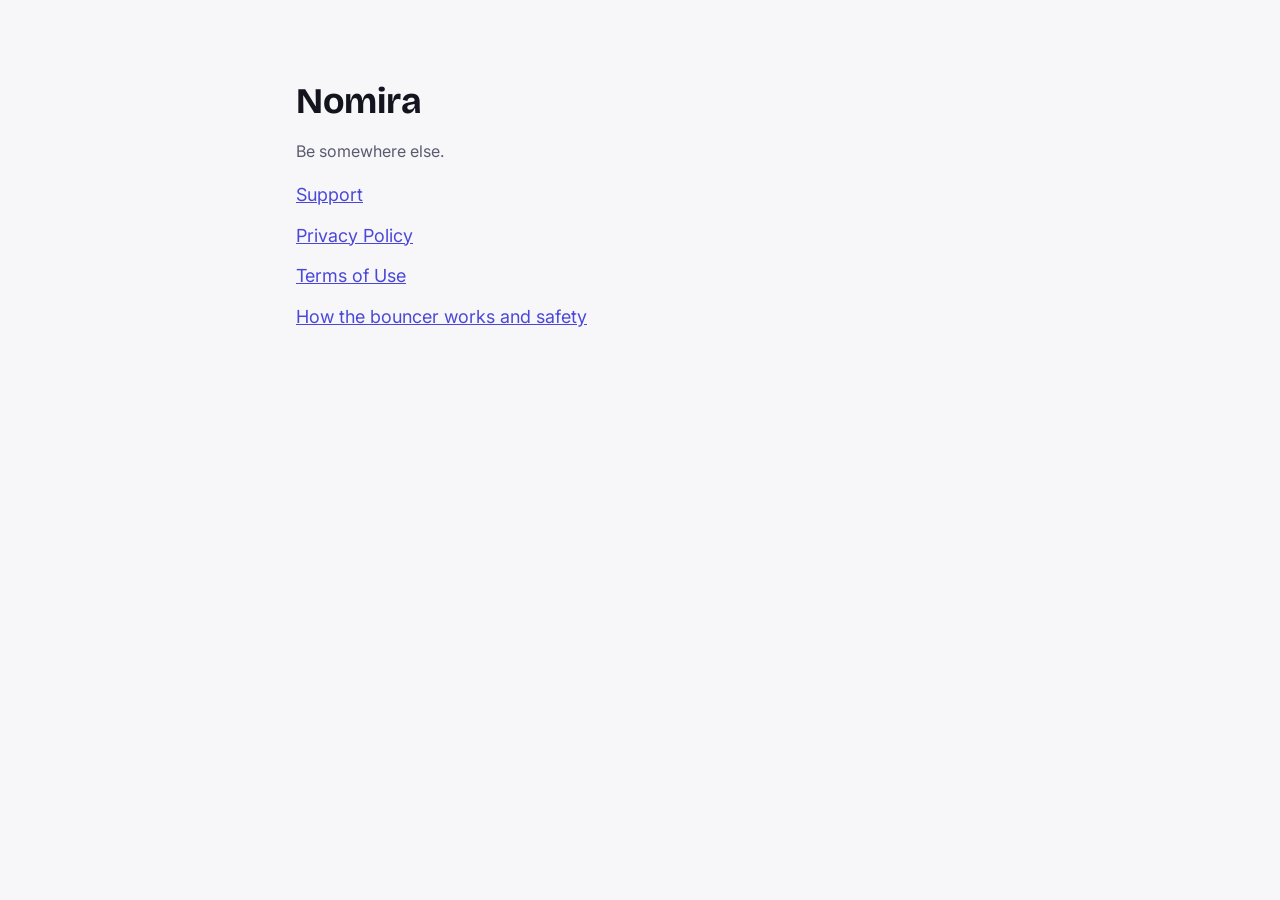
<file: legal/index.html>
<!doctype html>
<html lang="en">
  <head>
    <meta charset="utf-8" />
    <meta name="viewport" content="width=device-width, initial-scale=1" />
    <title>Nomira</title>
    <link rel="preconnect" href="https://fonts.googleapis.com" />
    <link
      href="https://fonts.googleapis.com/css2?family=Bricolage+Grotesque:wght@700&family=Inter:wght@400;600&display=swap"
      rel="stylesheet"
    />
    <link rel="stylesheet" href="/style.css" />
  </head>
  <body>
    <main>
      <h1>Nomira</h1>
      <p class="muted">Be somewhere else.</p>
      <ul class="links">
        <li><a href="https://nomira.app/support">Support</a></li>
        <li><a href="https://nomira.app/privacy">Privacy Policy</a></li>
        <li><a href="https://nomira.app/terms">Terms of Use</a></li>
        <li><a href="https://nomira.app/safety">How the bouncer works and safety</a></li>
      </ul>
    </main>
  </body>
</html>
</file>
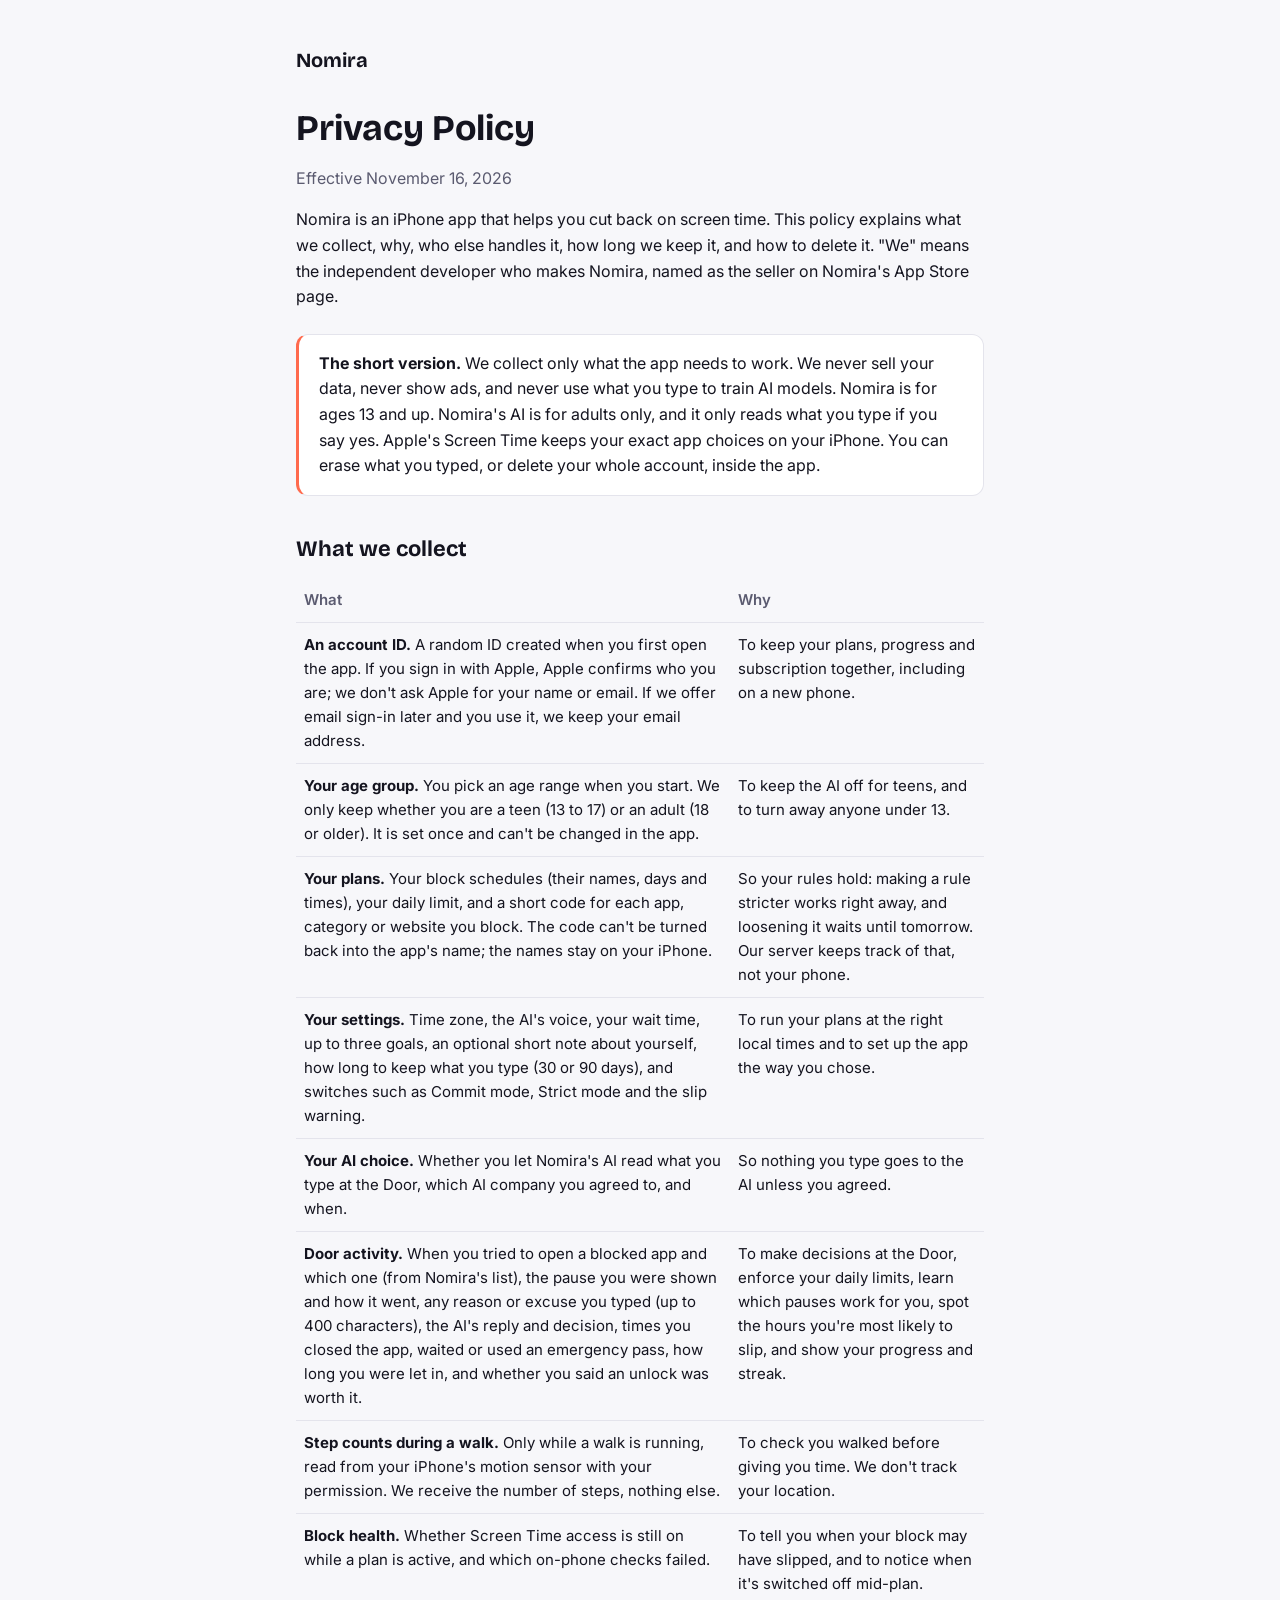
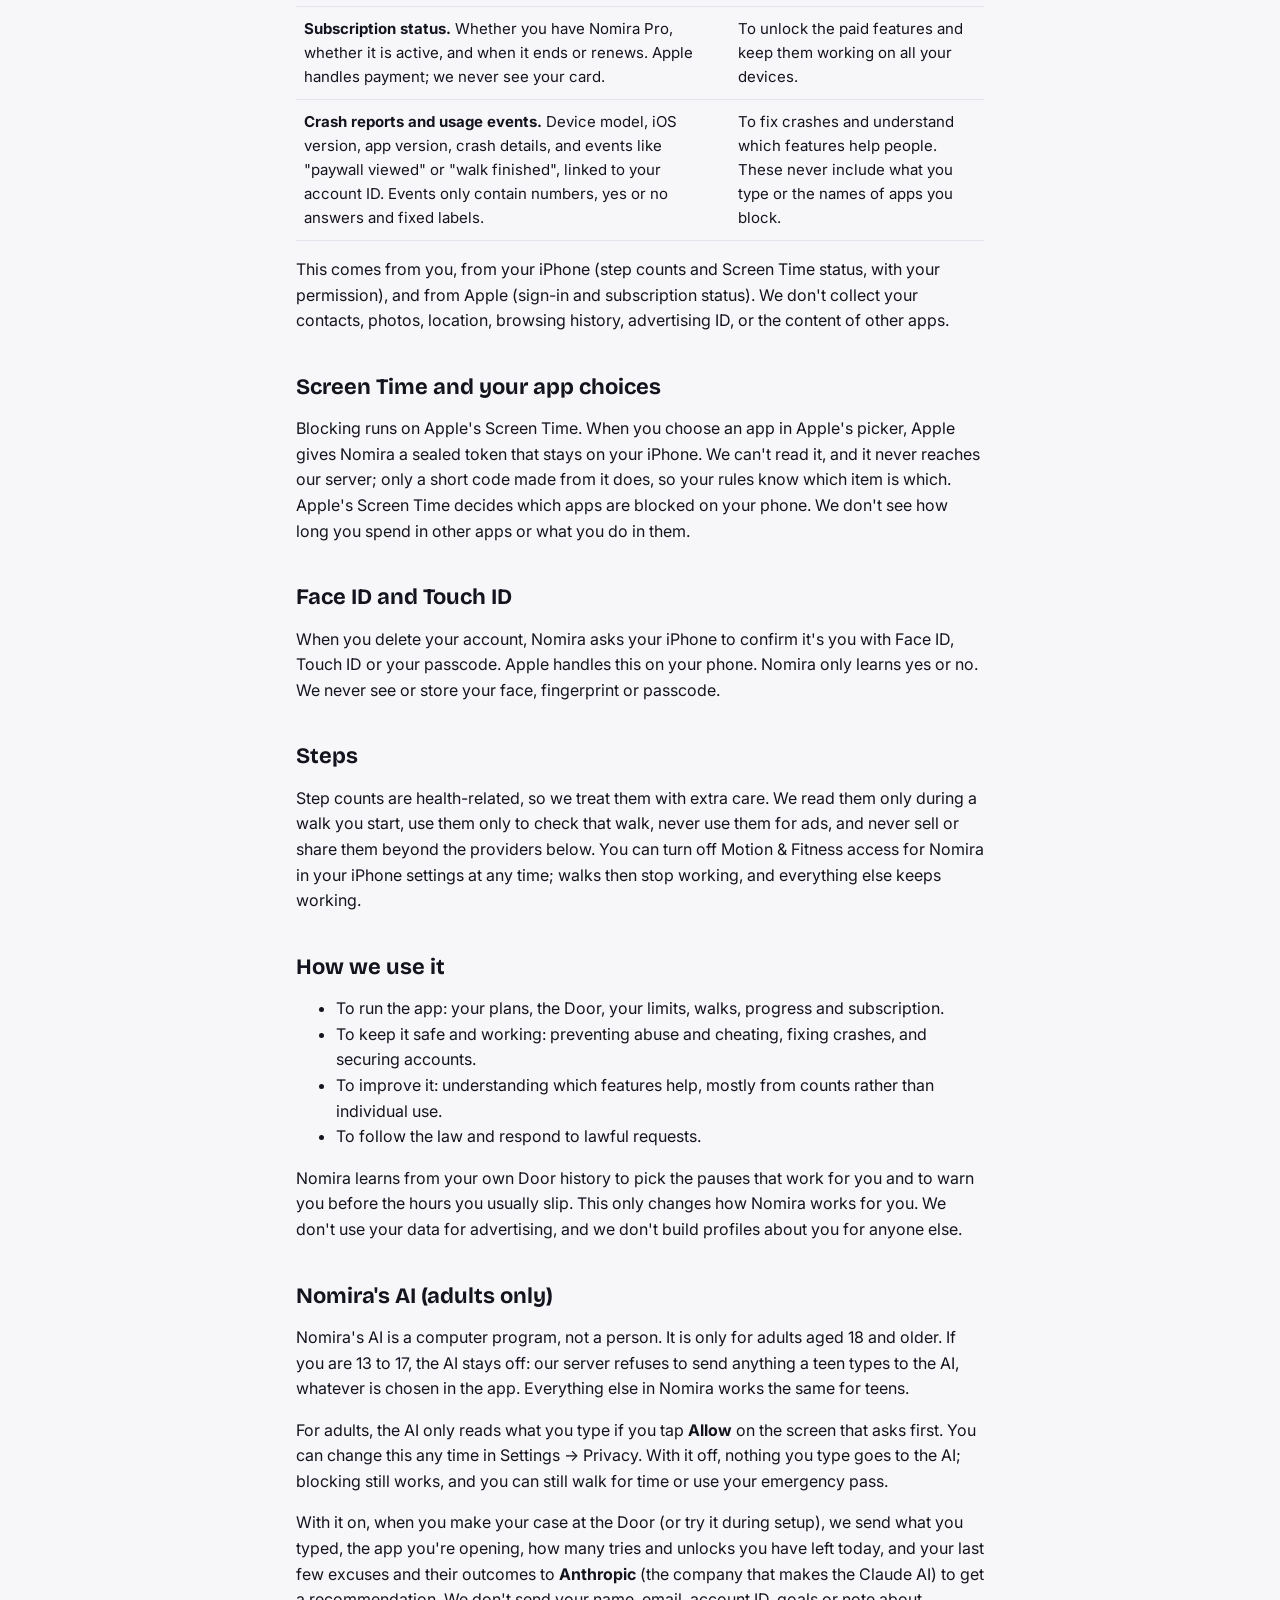
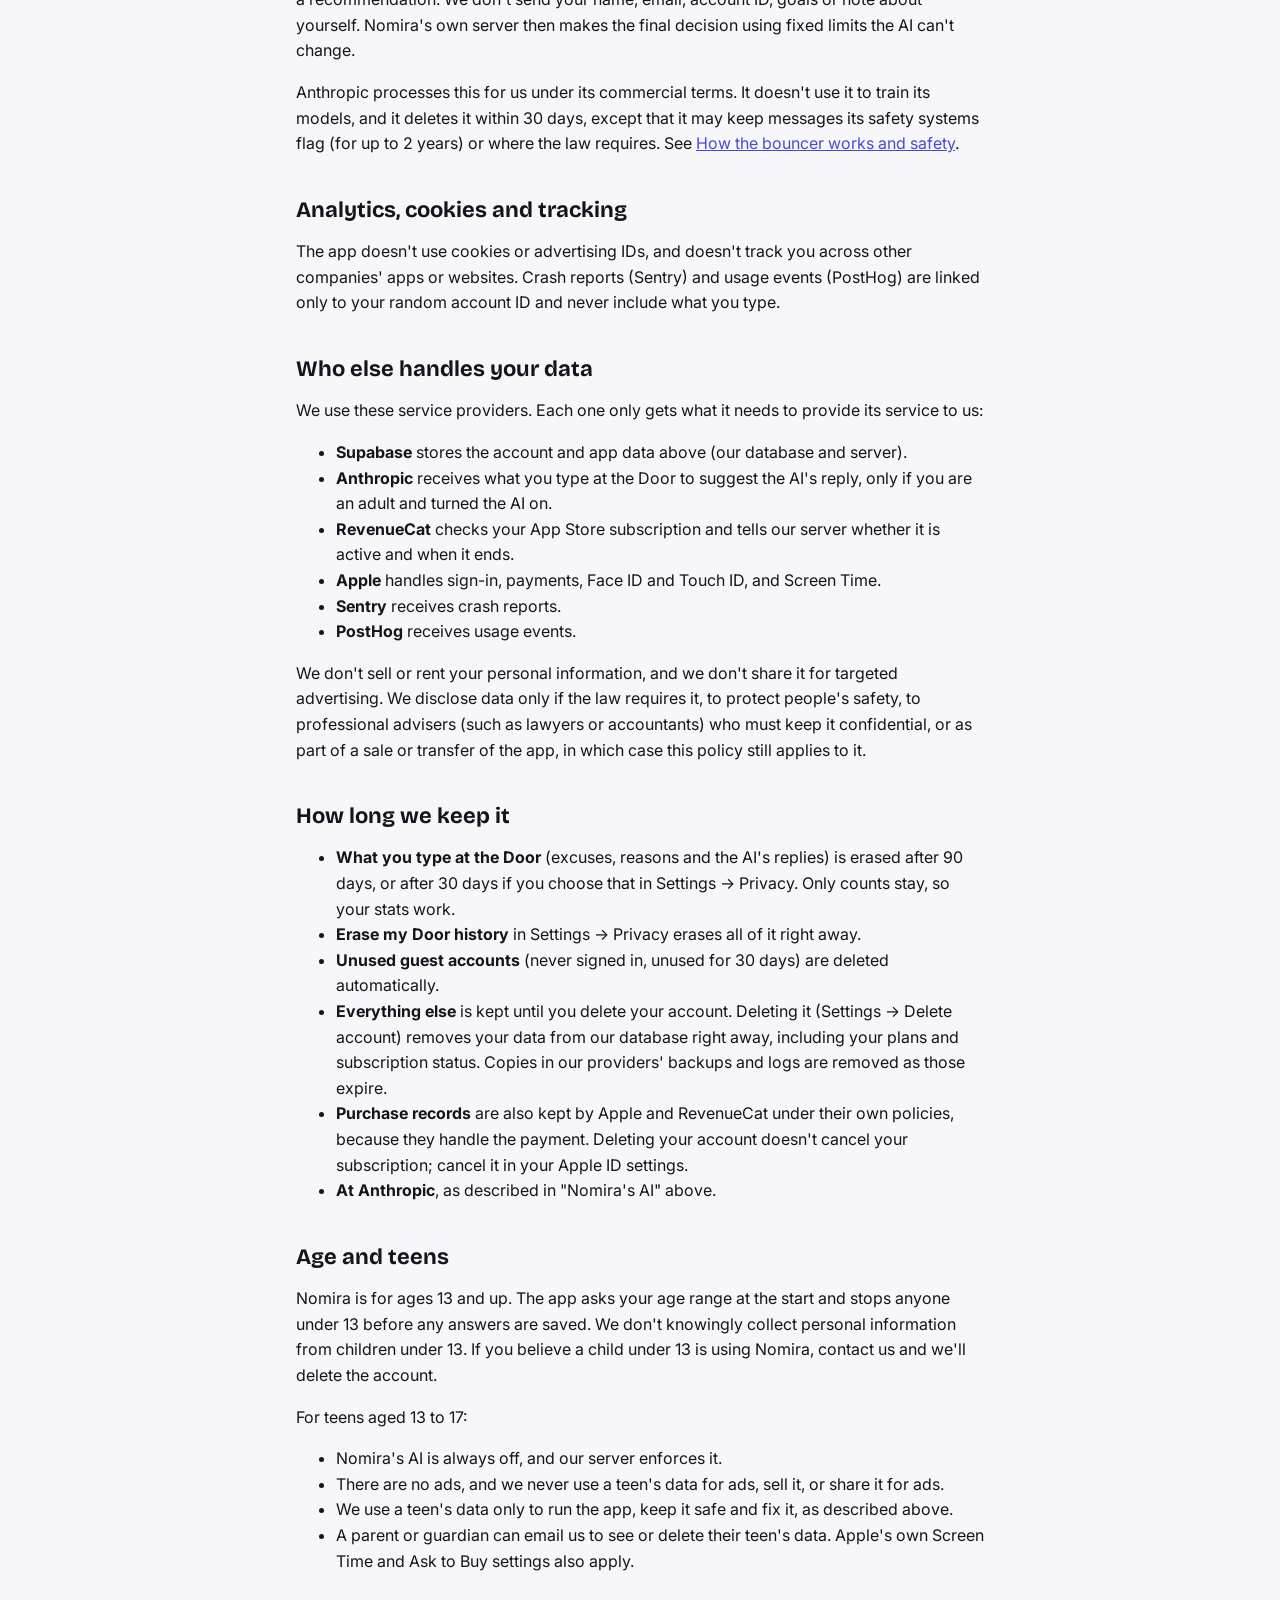
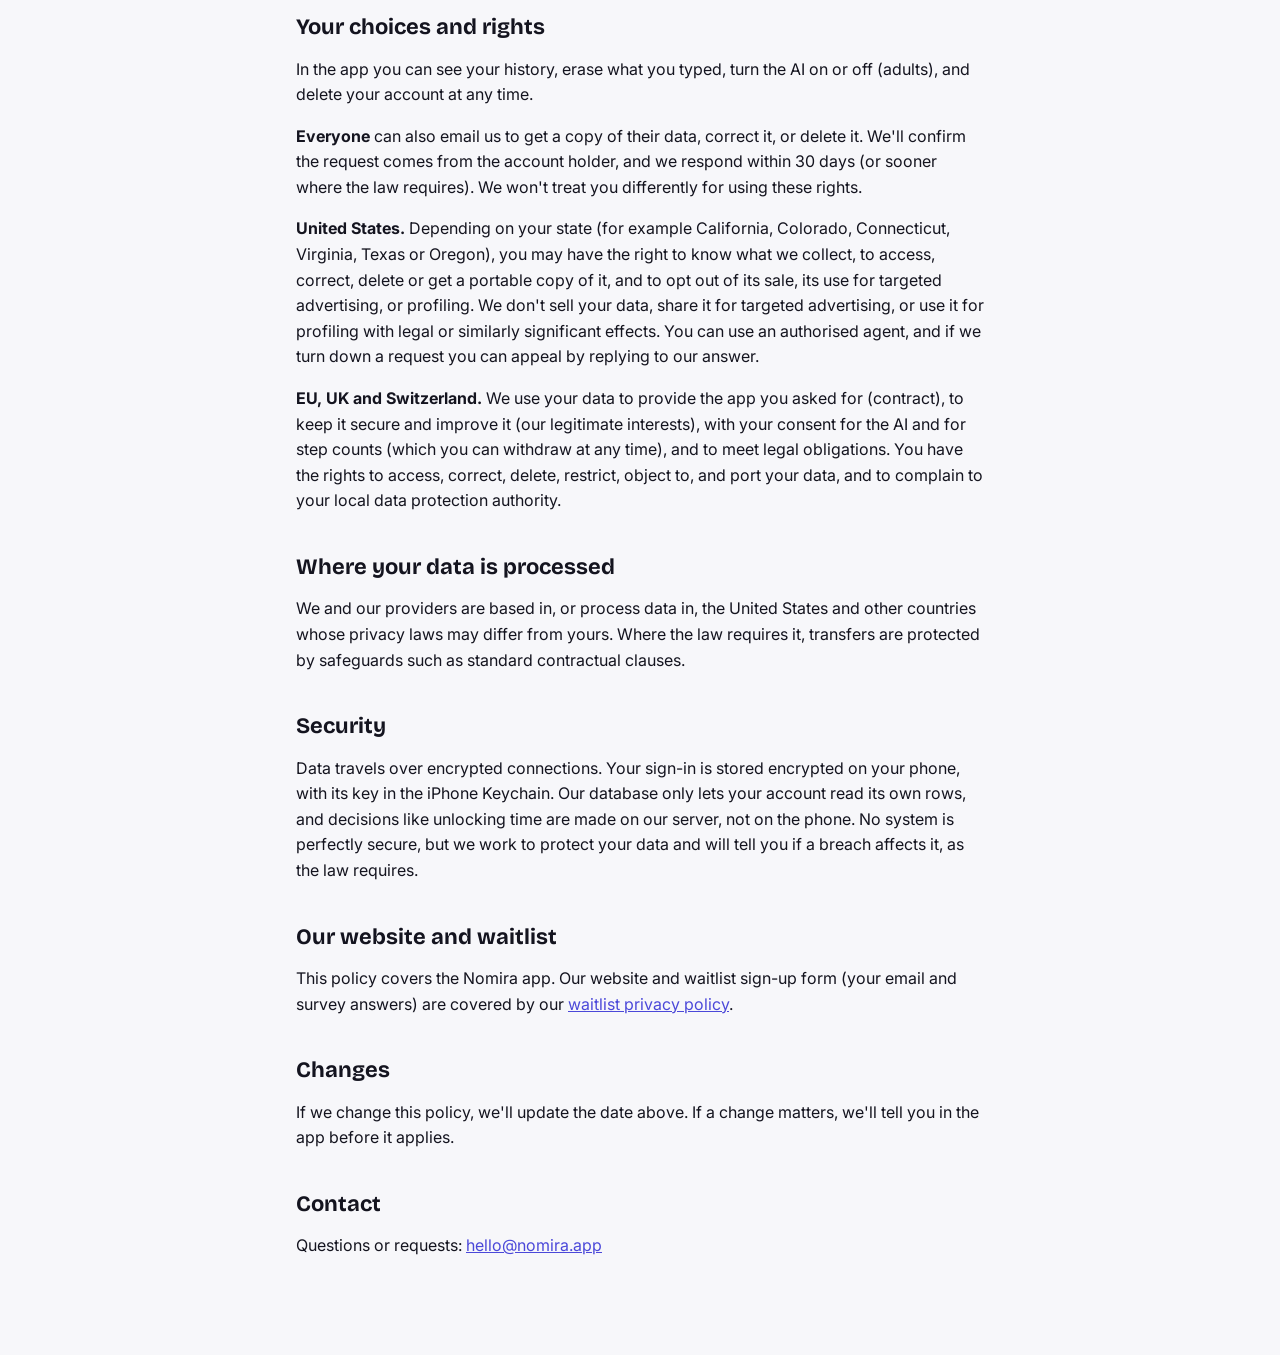
<file: privacy/index.html>
<!doctype html>
<html lang="en">
  <head>
    <meta charset="utf-8" />
    <meta name="viewport" content="width=device-width, initial-scale=1" />
    <title>Nomira Privacy Policy</title>
    <link rel="preconnect" href="https://fonts.googleapis.com" />
    <link
      href="https://fonts.googleapis.com/css2?family=Bricolage+Grotesque:wght@700&family=Inter:wght@400;600&display=swap"
      rel="stylesheet"
    />
    <link rel="stylesheet" href="/style.css" />
  </head>
  <body>
    <main>
      <header><a href="https://nomira.app">Nomira</a></header>
      <h1>Privacy Policy</h1>
      <p class="muted">Effective November 16, 2026</p>

      <p>
        Nomira is an iPhone app that helps you cut back on screen time. This policy explains what we collect,
        why, who else handles it, how long we keep it, and how to delete it. "We" means the independent
        developer who makes Nomira, named as the seller on Nomira's App Store page.
      </p>

      <div class="card">
        <strong>The short version.</strong> We collect only what the app needs to work. We never sell your
        data, never show ads, and never use what you type to train AI models. Nomira is for ages 13 and up.
        Nomira's AI is for adults only, and it only reads what you type if you say yes. Apple's Screen Time
        keeps your exact app choices on your iPhone. You can erase what you typed, or delete your whole
        account, inside the app.
      </div>

      <h2>What we collect</h2>
      <table>
        <thead>
          <tr>
            <th>What</th>
            <th>Why</th>
          </tr>
        </thead>
        <tbody>
          <tr>
            <td>
              <strong>An account ID.</strong> A random ID created when you first open the app. If you sign in
              with Apple, Apple confirms who you are; we don't ask Apple for your name or email. If we offer
              email sign-in later and you use it, we keep your email address.
            </td>
            <td>To keep your plans, progress and subscription together, including on a new phone.</td>
          </tr>
          <tr>
            <td>
              <strong>Your age group.</strong> You pick an age range when you start. We only keep whether you
              are a teen (13 to 17) or an adult (18 or older). It is set once and can't be changed in the app.
            </td>
            <td>To keep the AI off for teens, and to turn away anyone under 13.</td>
          </tr>
          <tr>
            <td>
              <strong>Your plans.</strong> Your block schedules (their names, days and times), your daily
              limit, and a short code for each app, category or website you block. The code can't be turned
              back into the app's name; the names stay on your iPhone.
            </td>
            <td>
              So your rules hold: making a rule stricter works right away, and loosening it waits until
              tomorrow. Our server keeps track of that, not your phone.
            </td>
          </tr>
          <tr>
            <td>
              <strong>Your settings.</strong> Time zone, the AI's voice, your wait time, up to three goals, an
              optional short note about yourself, how long to keep what you type (30 or 90 days), and switches
              such as Commit mode, Strict mode and the slip warning.
            </td>
            <td>To run your plans at the right local times and to set up the app the way you chose.</td>
          </tr>
          <tr>
            <td>
              <strong>Your AI choice.</strong> Whether you let Nomira's AI read what you type at the Door,
              which AI company you agreed to, and when.
            </td>
            <td>So nothing you type goes to the AI unless you agreed.</td>
          </tr>
          <tr>
            <td>
              <strong>Door activity.</strong> When you tried to open a blocked app and which one (from
              Nomira's list), the pause you were shown and how it went, any reason or excuse you typed (up to
              400 characters), the AI's reply and decision, times you closed the app, waited or used an
              emergency pass, how long you were let in, and whether you said an unlock was worth it.
            </td>
            <td>
              To make decisions at the Door, enforce your daily limits, learn which pauses work for you, spot
              the hours you're most likely to slip, and show your progress and streak.
            </td>
          </tr>
          <tr>
            <td>
              <strong>Step counts during a walk.</strong> Only while a walk is running, read from your
              iPhone's motion sensor with your permission. We receive the number of steps, nothing else.
            </td>
            <td>To check you walked before giving you time. We don't track your location.</td>
          </tr>
          <tr>
            <td>
              <strong>Block health.</strong> Whether Screen Time access is still on while a plan is active,
              and which on-phone checks failed.
            </td>
            <td>
              To tell you when your block may have slipped, and to notice when it's switched off mid-plan.
            </td>
          </tr>
          <tr>
            <td>
              <strong>Subscription status.</strong> Whether you have Nomira Pro, whether it is active, and
              when it ends or renews. Apple handles payment; we never see your card.
            </td>
            <td>To unlock the paid features and keep them working on all your devices.</td>
          </tr>
          <tr>
            <td>
              <strong>Crash reports and usage events.</strong> Device model, iOS version, app version, crash
              details, and events like "paywall viewed" or "walk finished", linked to your account ID. Events
              only contain numbers, yes or no answers and fixed labels.
            </td>
            <td>
              To fix crashes and understand which features help people. These never include what you type or
              the names of apps you block.
            </td>
          </tr>
        </tbody>
      </table>
      <p>
        This comes from you, from your iPhone (step counts and Screen Time status, with your permission), and
        from Apple (sign-in and subscription status). We don't collect your contacts, photos, location,
        browsing history, advertising ID, or the content of other apps.
      </p>

      <h2>Screen Time and your app choices</h2>
      <p>
        Blocking runs on Apple's Screen Time. When you choose an app in Apple's picker, Apple gives Nomira a
        sealed token that stays on your iPhone. We can't read it, and it never reaches our server; only a
        short code made from it does, so your rules know which item is which. Apple's Screen Time decides
        which apps are blocked on your phone. We don't see how long you spend in other apps or what you do in
        them.
      </p>

      <h2>Face ID and Touch ID</h2>
      <p>
        When you delete your account, Nomira asks your iPhone to confirm it's you with Face ID, Touch ID or
        your passcode. Apple handles this on your phone. Nomira only learns yes or no. We never see or store
        your face, fingerprint or passcode.
      </p>

      <h2>Steps</h2>
      <p>
        Step counts are health-related, so we treat them with extra care. We read them only during a walk you
        start, use them only to check that walk, never use them for ads, and never sell or share them beyond
        the providers below. You can turn off Motion &amp; Fitness access for Nomira in your iPhone settings
        at any time; walks then stop working, and everything else keeps working.
      </p>

      <h2>How we use it</h2>
      <ul>
        <li>To run the app: your plans, the Door, your limits, walks, progress and subscription.</li>
        <li>
          To keep it safe and working: preventing abuse and cheating, fixing crashes, and securing accounts.
        </li>
        <li>
          To improve it: understanding which features help, mostly from counts rather than individual use.
        </li>
        <li>To follow the law and respond to lawful requests.</li>
      </ul>
      <p>
        Nomira learns from your own Door history to pick the pauses that work for you and to warn you before
        the hours you usually slip. This only changes how Nomira works for you. We don't use your data for
        advertising, and we don't build profiles about you for anyone else.
      </p>

      <h2>Nomira's AI (adults only)</h2>
      <p>
        Nomira's AI is a computer program, not a person. It is only for adults aged 18 and older. If you are
        13 to 17, the AI stays off: our server refuses to send anything a teen types to the AI, whatever is
        chosen in the app. Everything else in Nomira works the same for teens.
      </p>
      <p>
        For adults, the AI only reads what you type if you tap <strong>Allow</strong> on the screen that asks
        first. You can change this any time in Settings → Privacy. With it off, nothing you type goes to the
        AI; blocking still works, and you can still walk for time or use your emergency pass.
      </p>
      <p>
        With it on, when you make your case at the Door (or try it during setup), we send what you typed, the
        app you're opening, how many tries and unlocks you have left today, and your last few excuses and
        their outcomes to <strong>Anthropic</strong> (the company that makes the Claude AI) to get a
        recommendation. We don't send your name, email, account ID, goals or note about yourself. Nomira's own
        server then makes the final decision using fixed limits the AI can't change.
      </p>
      <p>
        Anthropic processes this for us under its commercial terms. It doesn't use it to train its models, and
        it deletes it within 30 days, except that it may keep messages its safety systems flag (for up to 2
        years) or where the law requires. See
        <a href="https://nomira.app/safety">How the bouncer works and safety</a>.
      </p>

      <h2>Analytics, cookies and tracking</h2>
      <p>
        The app doesn't use cookies or advertising IDs, and doesn't track you across other companies' apps or
        websites. Crash reports (Sentry) and usage events (PostHog) are linked only to your random account ID
        and never include what you type.
      </p>

      <h2>Who else handles your data</h2>
      <p>We use these service providers. Each one only gets what it needs to provide its service to us:</p>
      <ul>
        <li><strong>Supabase</strong> stores the account and app data above (our database and server).</li>
        <li>
          <strong>Anthropic</strong> receives what you type at the Door to suggest the AI's reply, only if you
          are an adult and turned the AI on.
        </li>
        <li>
          <strong>RevenueCat</strong> checks your App Store subscription and tells our server whether it is
          active and when it ends.
        </li>
        <li><strong>Apple</strong> handles sign-in, payments, Face ID and Touch ID, and Screen Time.</li>
        <li><strong>Sentry</strong> receives crash reports.</li>
        <li><strong>PostHog</strong> receives usage events.</li>
      </ul>
      <p>
        We don't sell or rent your personal information, and we don't share it for targeted advertising. We
        disclose data only if the law requires it, to protect people's safety, to professional advisers (such
        as lawyers or accountants) who must keep it confidential, or as part of a sale or transfer of the app,
        in which case this policy still applies to it.
      </p>

      <h2>How long we keep it</h2>
      <ul>
        <li>
          <strong>What you type at the Door</strong> (excuses, reasons and the AI's replies) is erased after
          90 days, or after 30 days if you choose that in Settings → Privacy. Only counts stay, so your stats
          work.
        </li>
        <li><strong>Erase my Door history</strong> in Settings → Privacy erases all of it right away.</li>
        <li>
          <strong>Unused guest accounts</strong> (never signed in, unused for 30 days) are deleted
          automatically.
        </li>
        <li>
          <strong>Everything else</strong> is kept until you delete your account. Deleting it (Settings →
          Delete account) removes your data from our database right away, including your plans and
          subscription status. Copies in our providers' backups and logs are removed as those expire.
        </li>
        <li>
          <strong>Purchase records</strong> are also kept by Apple and RevenueCat under their own policies,
          because they handle the payment. Deleting your account doesn't cancel your subscription; cancel it
          in your Apple ID settings.
        </li>
        <li><strong>At Anthropic</strong>, as described in "Nomira's AI" above.</li>
      </ul>

      <h2>Age and teens</h2>
      <p>
        Nomira is for ages 13 and up. The app asks your age range at the start and stops anyone under 13
        before any answers are saved. We don't knowingly collect personal information from children under 13.
        If you believe a child under 13 is using Nomira, contact us and we'll delete the account.
      </p>
      <p>For teens aged 13 to 17:</p>
      <ul>
        <li>Nomira's AI is always off, and our server enforces it.</li>
        <li>There are no ads, and we never use a teen's data for ads, sell it, or share it for ads.</li>
        <li>We use a teen's data only to run the app, keep it safe and fix it, as described above.</li>
        <li>
          A parent or guardian can email us to see or delete their teen's data. Apple's own Screen Time and
          Ask to Buy settings also apply.
        </li>
      </ul>

      <h2>Your choices and rights</h2>
      <p>
        In the app you can see your history, erase what you typed, turn the AI on or off (adults), and delete
        your account at any time.
      </p>
      <p>
        <strong>Everyone</strong> can also email us to get a copy of their data, correct it, or delete it.
        We'll confirm the request comes from the account holder, and we respond within 30 days (or sooner
        where the law requires). We won't treat you differently for using these rights.
      </p>
      <p>
        <strong>United States.</strong> Depending on your state (for example California, Colorado,
        Connecticut, Virginia, Texas or Oregon), you may have the right to know what we collect, to access,
        correct, delete or get a portable copy of it, and to opt out of its sale, its use for targeted
        advertising, or profiling. We don't sell your data, share it for targeted advertising, or use it for
        profiling with legal or similarly significant effects. You can use an authorised agent, and if we turn
        down a request you can appeal by replying to our answer.
      </p>
      <p>
        <strong>EU, UK and Switzerland.</strong> We use your data to provide the app you asked for (contract),
        to keep it secure and improve it (our legitimate interests), with your consent for the AI and for step
        counts (which you can withdraw at any time), and to meet legal obligations. You have the rights to
        access, correct, delete, restrict, object to, and port your data, and to complain to your local data
        protection authority.
      </p>

      <h2>Where your data is processed</h2>
      <p>
        We and our providers are based in, or process data in, the United States and other countries whose
        privacy laws may differ from yours. Where the law requires it, transfers are protected by safeguards
        such as standard contractual clauses.
      </p>

      <h2>Security</h2>
      <p>
        Data travels over encrypted connections. Your sign-in is stored encrypted on your phone, with its key
        in the iPhone Keychain. Our database only lets your account read its own rows, and decisions like
        unlocking time are made on our server, not on the phone. No system is perfectly secure, but we work to
        protect your data and will tell you if a breach affects it, as the law requires.
      </p>

      <h2>Our website and waitlist</h2>
      <p>
        This policy covers the Nomira app. Our website and waitlist sign-up form (your email and survey
        answers) are covered by our <a href="https://nomira.app/privacy/waitlist/">waitlist privacy policy</a>.
      </p>

      <h2>Changes</h2>
      <p>
        If we change this policy, we'll update the date above. If a change matters, we'll tell you in the app
        before it applies.
      </p>

      <h2>Contact</h2>
      <p>Questions or requests: <a href="mailto:hello@nomira.app">hello@nomira.app</a></p>
    </main>
  </body>
</html>
</file>
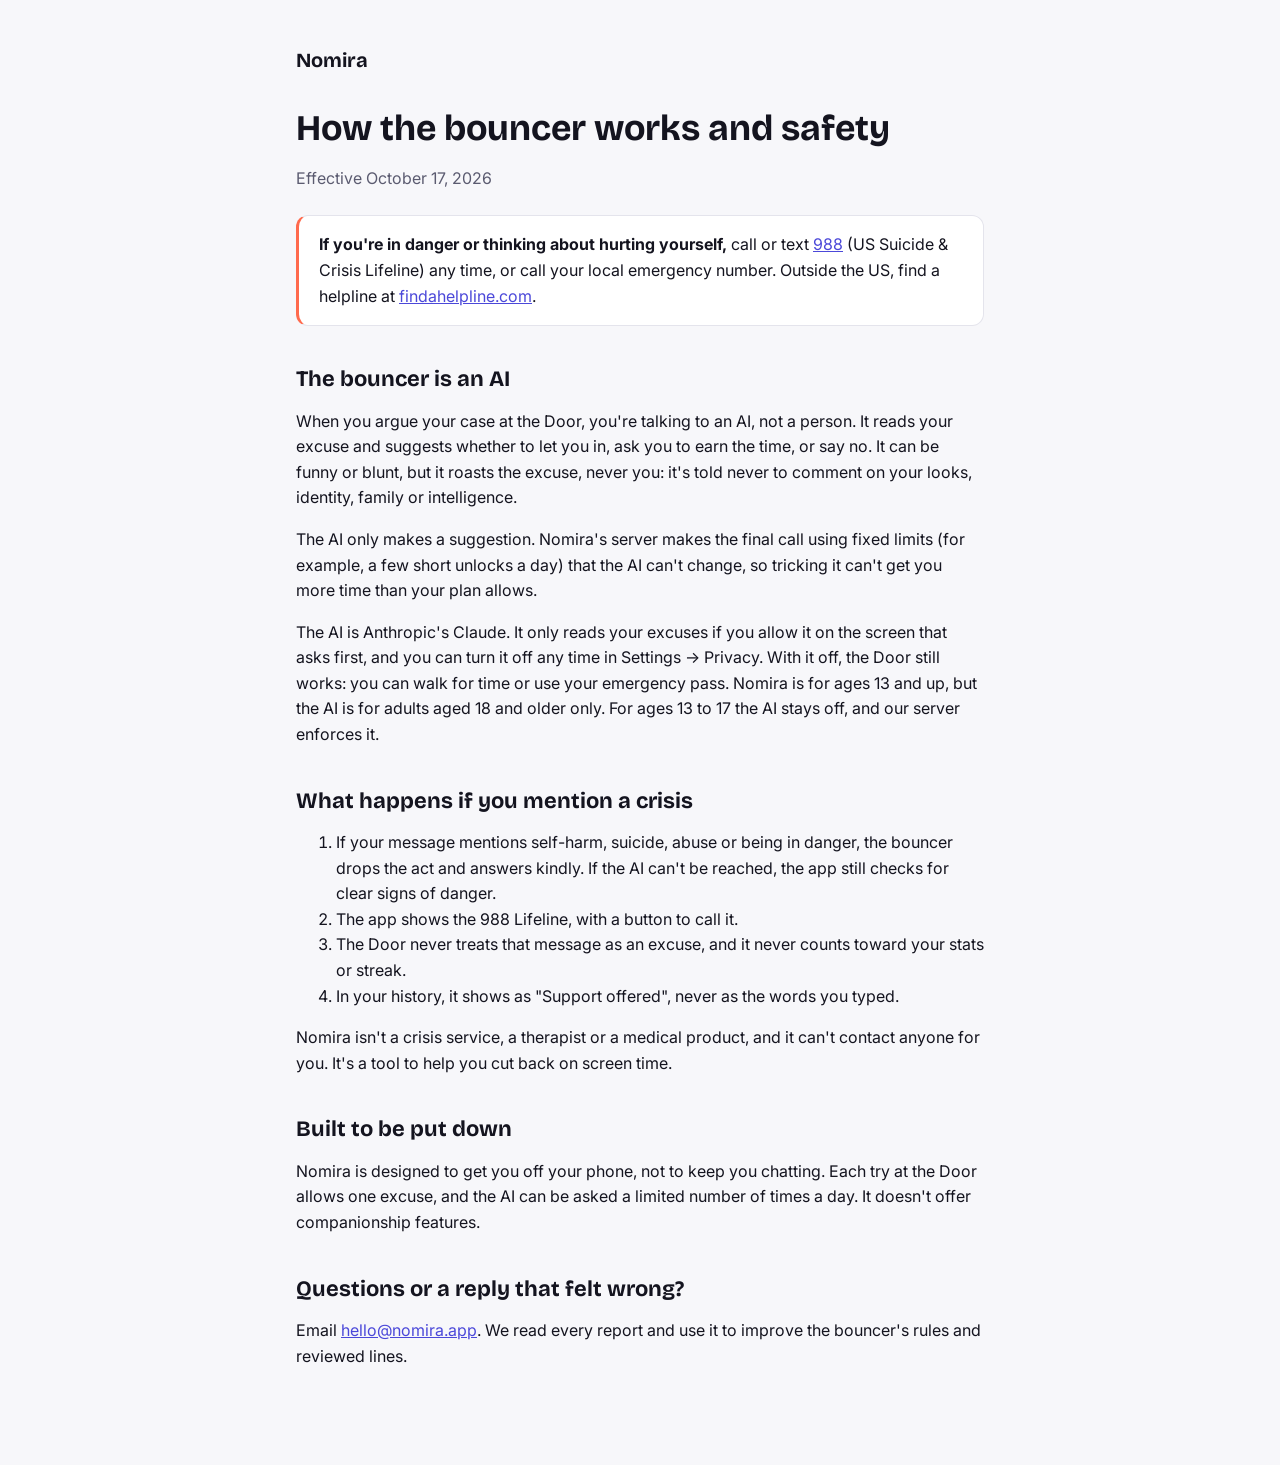
<file: safety/index.html>
<!doctype html>
<html lang="en">
  <head>
    <meta charset="utf-8" />
    <meta name="viewport" content="width=device-width, initial-scale=1" />
    <title>Nomira Safety</title>
    <link rel="preconnect" href="https://fonts.googleapis.com" />
    <link
      href="https://fonts.googleapis.com/css2?family=Bricolage+Grotesque:wght@700&family=Inter:wght@400;600&display=swap"
      rel="stylesheet"
    />
    <link rel="stylesheet" href="/style.css" />
  </head>
  <body>
    <main>
      <header><a href="https://nomira.app">Nomira</a></header>
      <h1>How the bouncer works and safety</h1>
      <p class="muted">Effective October 17, 2026</p>

      <div class="card">
        <strong>If you're in danger or thinking about hurting yourself,</strong> call or text
        <a href="tel:988">988</a> (US Suicide &amp; Crisis Lifeline) any time, or call your local emergency
        number. Outside the US, find a helpline at <a href="https://findahelpline.com">findahelpline.com</a>.
      </div>

      <h2>The bouncer is an AI</h2>
      <p>
        When you argue your case at the Door, you're talking to an AI, not a person. It reads your excuse and
        suggests whether to let you in, ask you to earn the time, or say no. It can be funny or blunt, but it
        roasts the excuse, never you: it's told never to comment on your looks, identity, family or
        intelligence.
      </p>
      <p>
        The AI only makes a suggestion. Nomira's server makes the final call using fixed limits (for example,
        a few short unlocks a day) that the AI can't change, so tricking it can't get you more time than your
        plan allows.
      </p>
      <p>
        The AI is Anthropic's Claude. It only reads your excuses if you allow it on the screen that asks
        first, and you can turn it off any time in Settings → Privacy. With it off, the Door still works: you
        can walk for time or use your emergency pass. Nomira is for ages 13 and up, but the AI is for adults
        aged 18 and older only. For ages 13 to 17 the AI stays off, and our server enforces it.
      </p>

      <h2>What happens if you mention a crisis</h2>
      <ol>
        <li>
          If your message mentions self-harm, suicide, abuse or being in danger, the bouncer drops the act and
          answers kindly. If the AI can't be reached, the app still checks for clear signs of danger.
        </li>
        <li>The app shows the 988 Lifeline, with a button to call it.</li>
        <li>
          The Door never treats that message as an excuse, and it never counts toward your stats or streak.
        </li>
        <li>In your history, it shows as "Support offered", never as the words you typed.</li>
      </ol>
      <p>
        Nomira isn't a crisis service, a therapist or a medical product, and it can't contact anyone for you.
        It's a tool to help you cut back on screen time.
      </p>

      <h2>Built to be put down</h2>
      <p>
        Nomira is designed to get you off your phone, not to keep you chatting. Each try at the Door allows
        one excuse, and the AI can be asked a limited number of times a day. It doesn't offer companionship
        features.
      </p>

      <h2>Questions or a reply that felt wrong?</h2>
      <p>
        Email <a href="mailto:hello@nomira.app">hello@nomira.app</a>. We read every report and use it to
        improve the bouncer's rules and reviewed lines.
      </p>
    </main>
  </body>
</html>
</file>
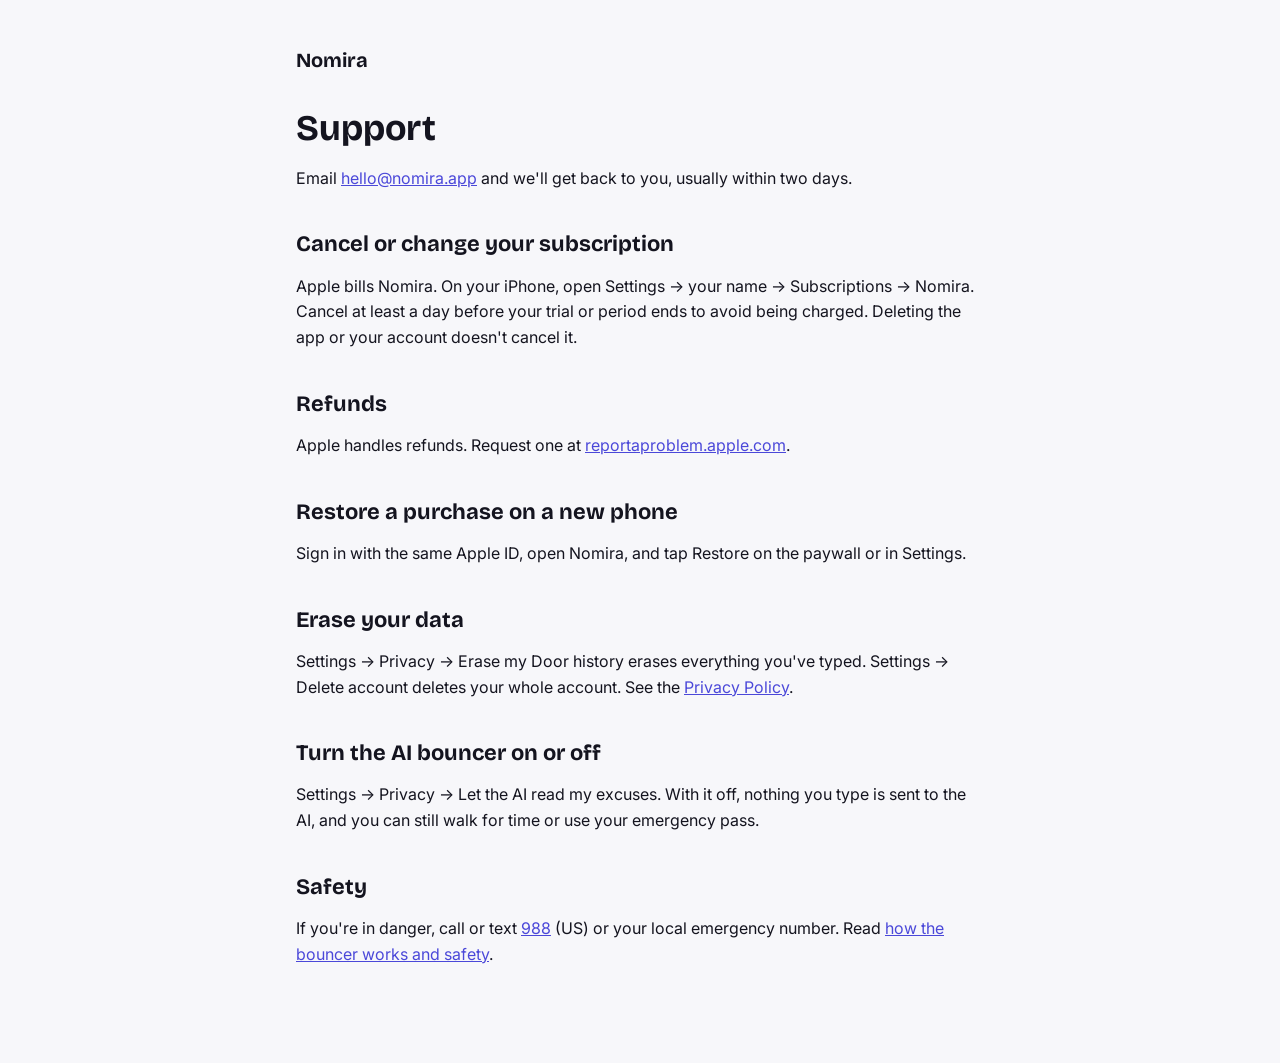
<file: support/index.html>
<!doctype html>
<html lang="en">
  <head>
    <meta charset="utf-8" />
    <meta name="viewport" content="width=device-width, initial-scale=1" />
    <title>Nomira Support</title>
    <link rel="preconnect" href="https://fonts.googleapis.com" />
    <link
      href="https://fonts.googleapis.com/css2?family=Bricolage+Grotesque:wght@700&family=Inter:wght@400;600&display=swap"
      rel="stylesheet"
    />
    <link rel="stylesheet" href="/style.css" />
  </head>
  <body>
    <main>
      <header><a href="https://nomira.app">Nomira</a></header>
      <h1>Support</h1>
      <p>
        Email <a href="mailto:hello@nomira.app">hello@nomira.app</a> and we'll get back to you, usually within
        two days.
      </p>

      <h2>Cancel or change your subscription</h2>
      <p>
        Apple bills Nomira. On your iPhone, open Settings → your name → Subscriptions → Nomira. Cancel at
        least a day before your trial or period ends to avoid being charged. Deleting the app or your account
        doesn't cancel it.
      </p>

      <h2>Refunds</h2>
      <p>
        Apple handles refunds. Request one at
        <a href="https://reportaproblem.apple.com">reportaproblem.apple.com</a>.
      </p>

      <h2>Restore a purchase on a new phone</h2>
      <p>Sign in with the same Apple ID, open Nomira, and tap Restore on the paywall or in Settings.</p>

      <h2>Erase your data</h2>
      <p>
        Settings → Privacy → Erase my Door history erases everything you've typed. Settings → Delete account
        deletes your whole account. See the <a href="https://nomira.app/privacy">Privacy Policy</a>.
      </p>

      <h2>Turn the AI bouncer on or off</h2>
      <p>
        Settings → Privacy → Let the AI read my excuses. With it off, nothing you type is sent to the AI, and
        you can still walk for time or use your emergency pass.
      </p>

      <h2>Safety</h2>
      <p>
        If you're in danger, call or text <a href="tel:988">988</a> (US) or your local emergency number. Read
        <a href="https://nomira.app/safety">how the bouncer works and safety</a>.
      </p>
    </main>
  </body>
</html>
</file>
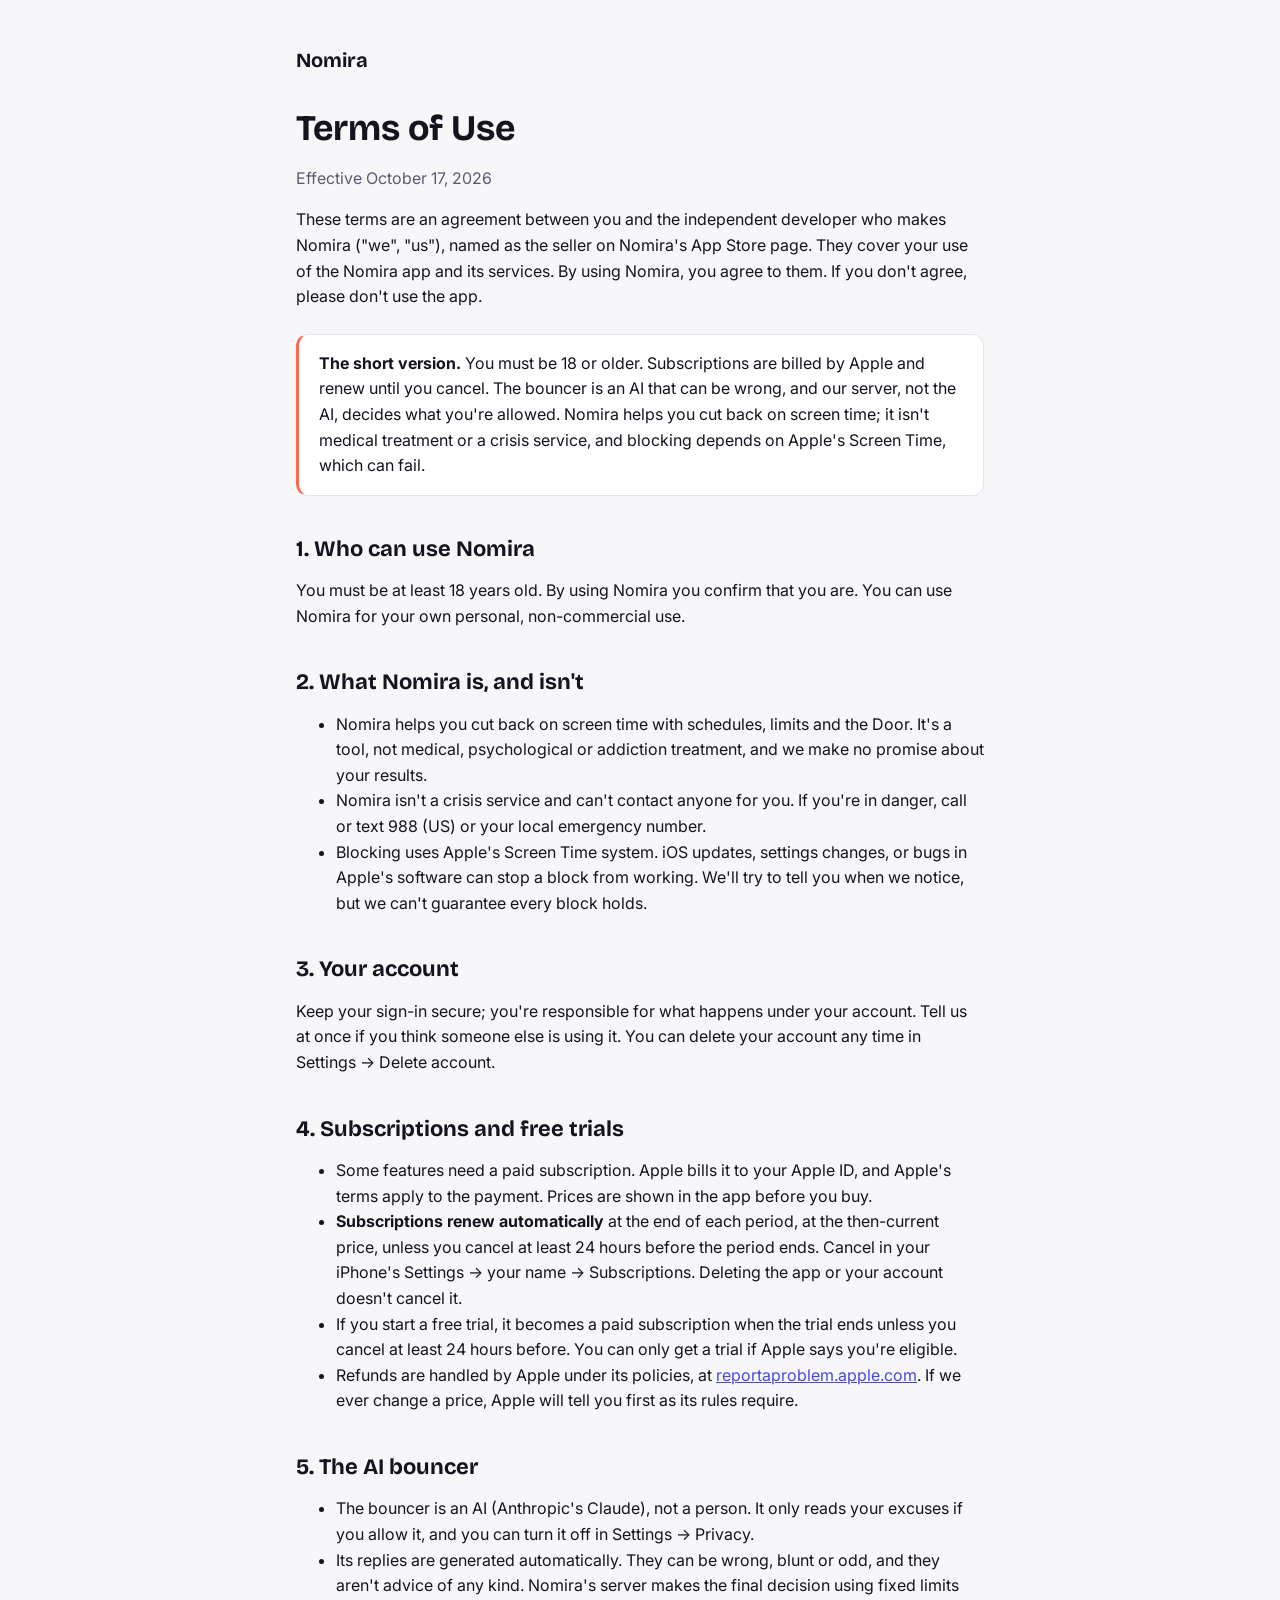
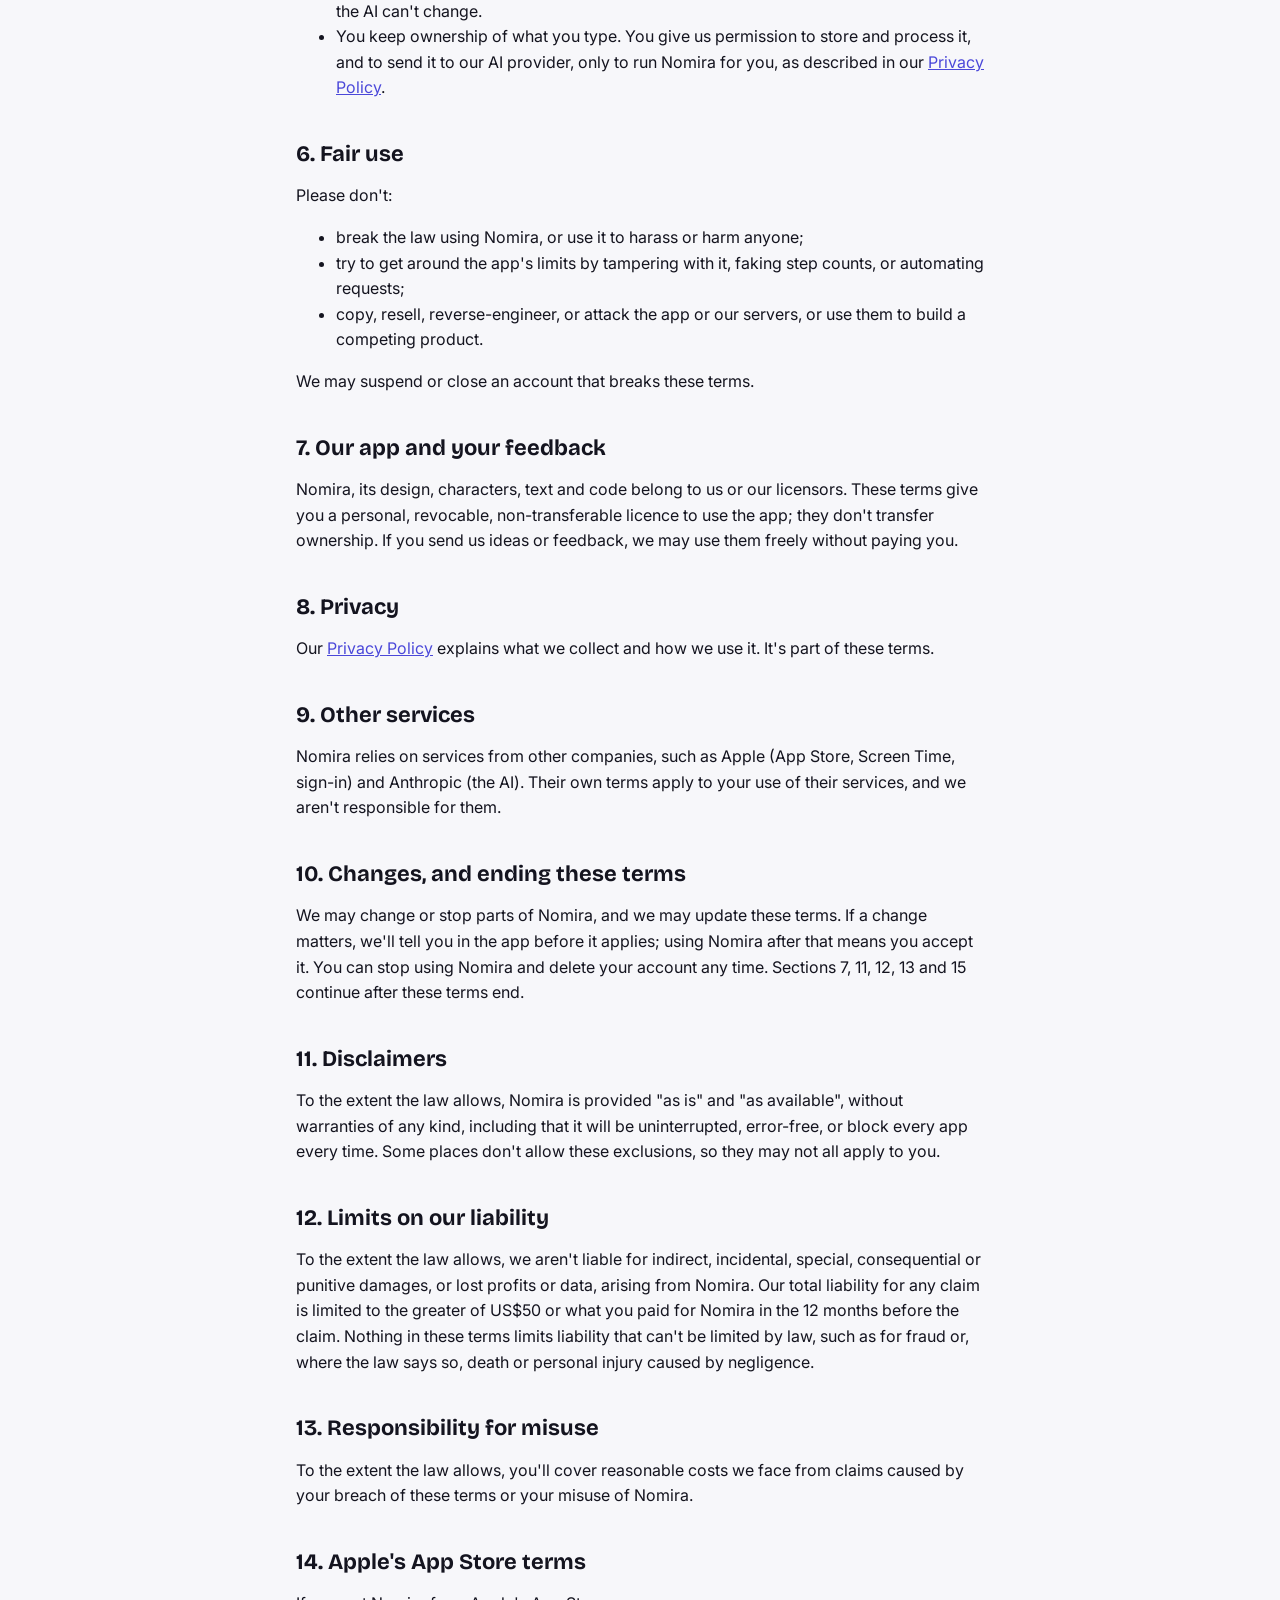
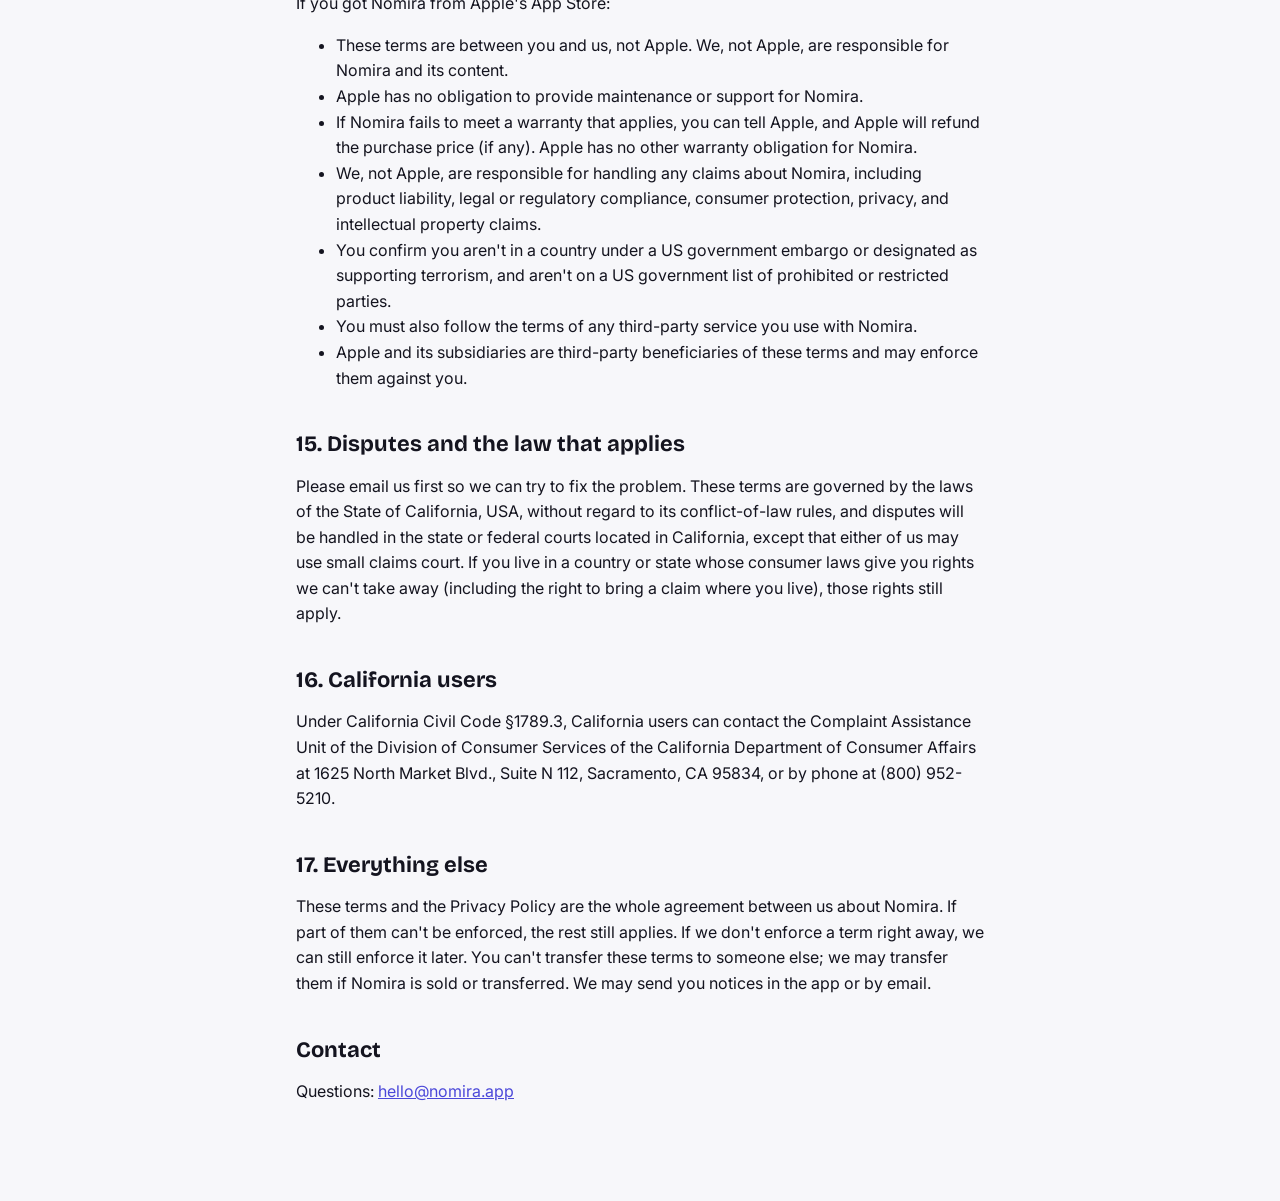
<file: terms/index.html>
<!doctype html>
<html lang="en">
  <head>
    <meta charset="utf-8" />
    <meta name="viewport" content="width=device-width, initial-scale=1" />
    <title>Nomira Terms of Use</title>
    <link rel="preconnect" href="https://fonts.googleapis.com" />
    <link
      href="https://fonts.googleapis.com/css2?family=Bricolage+Grotesque:wght@700&family=Inter:wght@400;600&display=swap"
      rel="stylesheet"
    />
    <link rel="stylesheet" href="/style.css" />
  </head>
  <body>
    <main>
      <header><a href="https://nomira.app">Nomira</a></header>
      <h1>Terms of Use</h1>
      <p class="muted">Effective October 17, 2026</p>

      <p>
        These terms are an agreement between you and the independent developer who makes Nomira ("we", "us"),
        named as the seller on Nomira's App Store page. They cover your use of the Nomira app and its
        services. By using Nomira, you agree to them. If you don't agree, please don't use the app.
      </p>

      <div class="card">
        <strong>The short version.</strong> You must be 18 or older. Subscriptions are billed by Apple and
        renew until you cancel. The bouncer is an AI that can be wrong, and our server, not the AI, decides
        what you're allowed. Nomira helps you cut back on screen time; it isn't medical treatment or a crisis
        service, and blocking depends on Apple's Screen Time, which can fail.
      </div>

      <h2>1. Who can use Nomira</h2>
      <p>
        You must be at least 18 years old. By using Nomira you confirm that you are. You can use Nomira for
        your own personal, non-commercial use.
      </p>

      <h2>2. What Nomira is, and isn't</h2>
      <ul>
        <li>
          Nomira helps you cut back on screen time with schedules, limits and the Door. It's a tool, not
          medical, psychological or addiction treatment, and we make no promise about your results.
        </li>
        <li>
          Nomira isn't a crisis service and can't contact anyone for you. If you're in danger, call or text
          988 (US) or your local emergency number.
        </li>
        <li>
          Blocking uses Apple's Screen Time system. iOS updates, settings changes, or bugs in Apple's software
          can stop a block from working. We'll try to tell you when we notice, but we can't guarantee every
          block holds.
        </li>
      </ul>

      <h2>3. Your account</h2>
      <p>
        Keep your sign-in secure; you're responsible for what happens under your account. Tell us at once if
        you think someone else is using it. You can delete your account any time in Settings → Delete account.
      </p>

      <h2>4. Subscriptions and free trials</h2>
      <ul>
        <li>
          Some features need a paid subscription. Apple bills it to your Apple ID, and Apple's terms apply to
          the payment. Prices are shown in the app before you buy.
        </li>
        <li>
          <strong>Subscriptions renew automatically</strong> at the end of each period, at the then-current
          price, unless you cancel at least 24 hours before the period ends. Cancel in your iPhone's Settings
          → your name → Subscriptions. Deleting the app or your account doesn't cancel it.
        </li>
        <li>
          If you start a free trial, it becomes a paid subscription when the trial ends unless you cancel at
          least 24 hours before. You can only get a trial if Apple says you're eligible.
        </li>
        <li>
          Refunds are handled by Apple under its policies, at
          <a href="https://reportaproblem.apple.com">reportaproblem.apple.com</a>. If we ever change a price,
          Apple will tell you first as its rules require.
        </li>
      </ul>

      <h2>5. The AI bouncer</h2>
      <ul>
        <li>
          The bouncer is an AI (Anthropic's Claude), not a person. It only reads your excuses if you allow it,
          and you can turn it off in Settings → Privacy.
        </li>
        <li>
          Its replies are generated automatically. They can be wrong, blunt or odd, and they aren't advice of
          any kind. Nomira's server makes the final decision using fixed limits the AI can't change.
        </li>
        <li>
          You keep ownership of what you type. You give us permission to store and process it, and to send it
          to our AI provider, only to run Nomira for you, as described in our
          <a href="https://nomira.app/privacy">Privacy Policy</a>.
        </li>
      </ul>

      <h2>6. Fair use</h2>
      <p>Please don't:</p>
      <ul>
        <li>break the law using Nomira, or use it to harass or harm anyone;</li>
        <li>
          try to get around the app's limits by tampering with it, faking step counts, or automating requests;
        </li>
        <li>
          copy, resell, reverse-engineer, or attack the app or our servers, or use them to build a competing
          product.
        </li>
      </ul>
      <p>We may suspend or close an account that breaks these terms.</p>

      <h2>7. Our app and your feedback</h2>
      <p>
        Nomira, its design, characters, text and code belong to us or our licensors. These terms give you a
        personal, revocable, non-transferable licence to use the app; they don't transfer ownership. If you
        send us ideas or feedback, we may use them freely without paying you.
      </p>

      <h2>8. Privacy</h2>
      <p>
        Our <a href="https://nomira.app/privacy">Privacy Policy</a> explains what we collect and how we use
        it. It's part of these terms.
      </p>

      <h2>9. Other services</h2>
      <p>
        Nomira relies on services from other companies, such as Apple (App Store, Screen Time, sign-in) and
        Anthropic (the AI). Their own terms apply to your use of their services, and we aren't responsible for
        them.
      </p>

      <h2>10. Changes, and ending these terms</h2>
      <p>
        We may change or stop parts of Nomira, and we may update these terms. If a change matters, we'll tell
        you in the app before it applies; using Nomira after that means you accept it. You can stop using
        Nomira and delete your account any time. Sections 7, 11, 12, 13 and 15 continue after these terms end.
      </p>

      <h2>11. Disclaimers</h2>
      <p>
        To the extent the law allows, Nomira is provided "as is" and "as available", without warranties of any
        kind, including that it will be uninterrupted, error-free, or block every app every time. Some places
        don't allow these exclusions, so they may not all apply to you.
      </p>

      <h2>12. Limits on our liability</h2>
      <p>
        To the extent the law allows, we aren't liable for indirect, incidental, special, consequential or
        punitive damages, or lost profits or data, arising from Nomira. Our total liability for any claim is
        limited to the greater of US$50 or what you paid for Nomira in the 12 months before the claim. Nothing
        in these terms limits liability that can't be limited by law, such as for fraud or, where the law says
        so, death or personal injury caused by negligence.
      </p>

      <h2>13. Responsibility for misuse</h2>
      <p>
        To the extent the law allows, you'll cover reasonable costs we face from claims caused by your breach
        of these terms or your misuse of Nomira.
      </p>

      <h2>14. Apple's App Store terms</h2>
      <p>If you got Nomira from Apple's App Store:</p>
      <ul>
        <li>
          These terms are between you and us, not Apple. We, not Apple, are responsible for Nomira and its
          content.
        </li>
        <li>Apple has no obligation to provide maintenance or support for Nomira.</li>
        <li>
          If Nomira fails to meet a warranty that applies, you can tell Apple, and Apple will refund the
          purchase price (if any). Apple has no other warranty obligation for Nomira.
        </li>
        <li>
          We, not Apple, are responsible for handling any claims about Nomira, including product liability,
          legal or regulatory compliance, consumer protection, privacy, and intellectual property claims.
        </li>
        <li>
          You confirm you aren't in a country under a US government embargo or designated as supporting
          terrorism, and aren't on a US government list of prohibited or restricted parties.
        </li>
        <li>You must also follow the terms of any third-party service you use with Nomira.</li>
        <li>
          Apple and its subsidiaries are third-party beneficiaries of these terms and may enforce them against
          you.
        </li>
      </ul>

      <h2>15. Disputes and the law that applies</h2>
      <p>
        Please email us first so we can try to fix the problem. These terms are governed by the laws of the
        State of California, USA, without regard to its conflict-of-law rules, and disputes will be handled in
        the state or federal courts located in California, except that either of us may use small claims
        court. If you live in a country or state whose consumer laws give you rights we can't take away
        (including the right to bring a claim where you live), those rights still apply.
      </p>

      <h2>16. California users</h2>
      <p>
        Under California Civil Code §1789.3, California users can contact the Complaint Assistance Unit of the
        Division of Consumer Services of the California Department of Consumer Affairs at 1625 North Market
        Blvd., Suite N 112, Sacramento, CA 95834, or by phone at (800) 952-5210.
      </p>

      <h2>17. Everything else</h2>
      <p>
        These terms and the Privacy Policy are the whole agreement between us about Nomira. If part of them
        can't be enforced, the rest still applies. If we don't enforce a term right away, we can still enforce
        it later. You can't transfer these terms to someone else; we may transfer them if Nomira is sold or
        transferred. We may send you notices in the app or by email.
      </p>

      <h2>Contact</h2>
      <p>Questions: <a href="mailto:hello@nomira.app">hello@nomira.app</a></p>
    </main>
  </body>
</html>
</file>
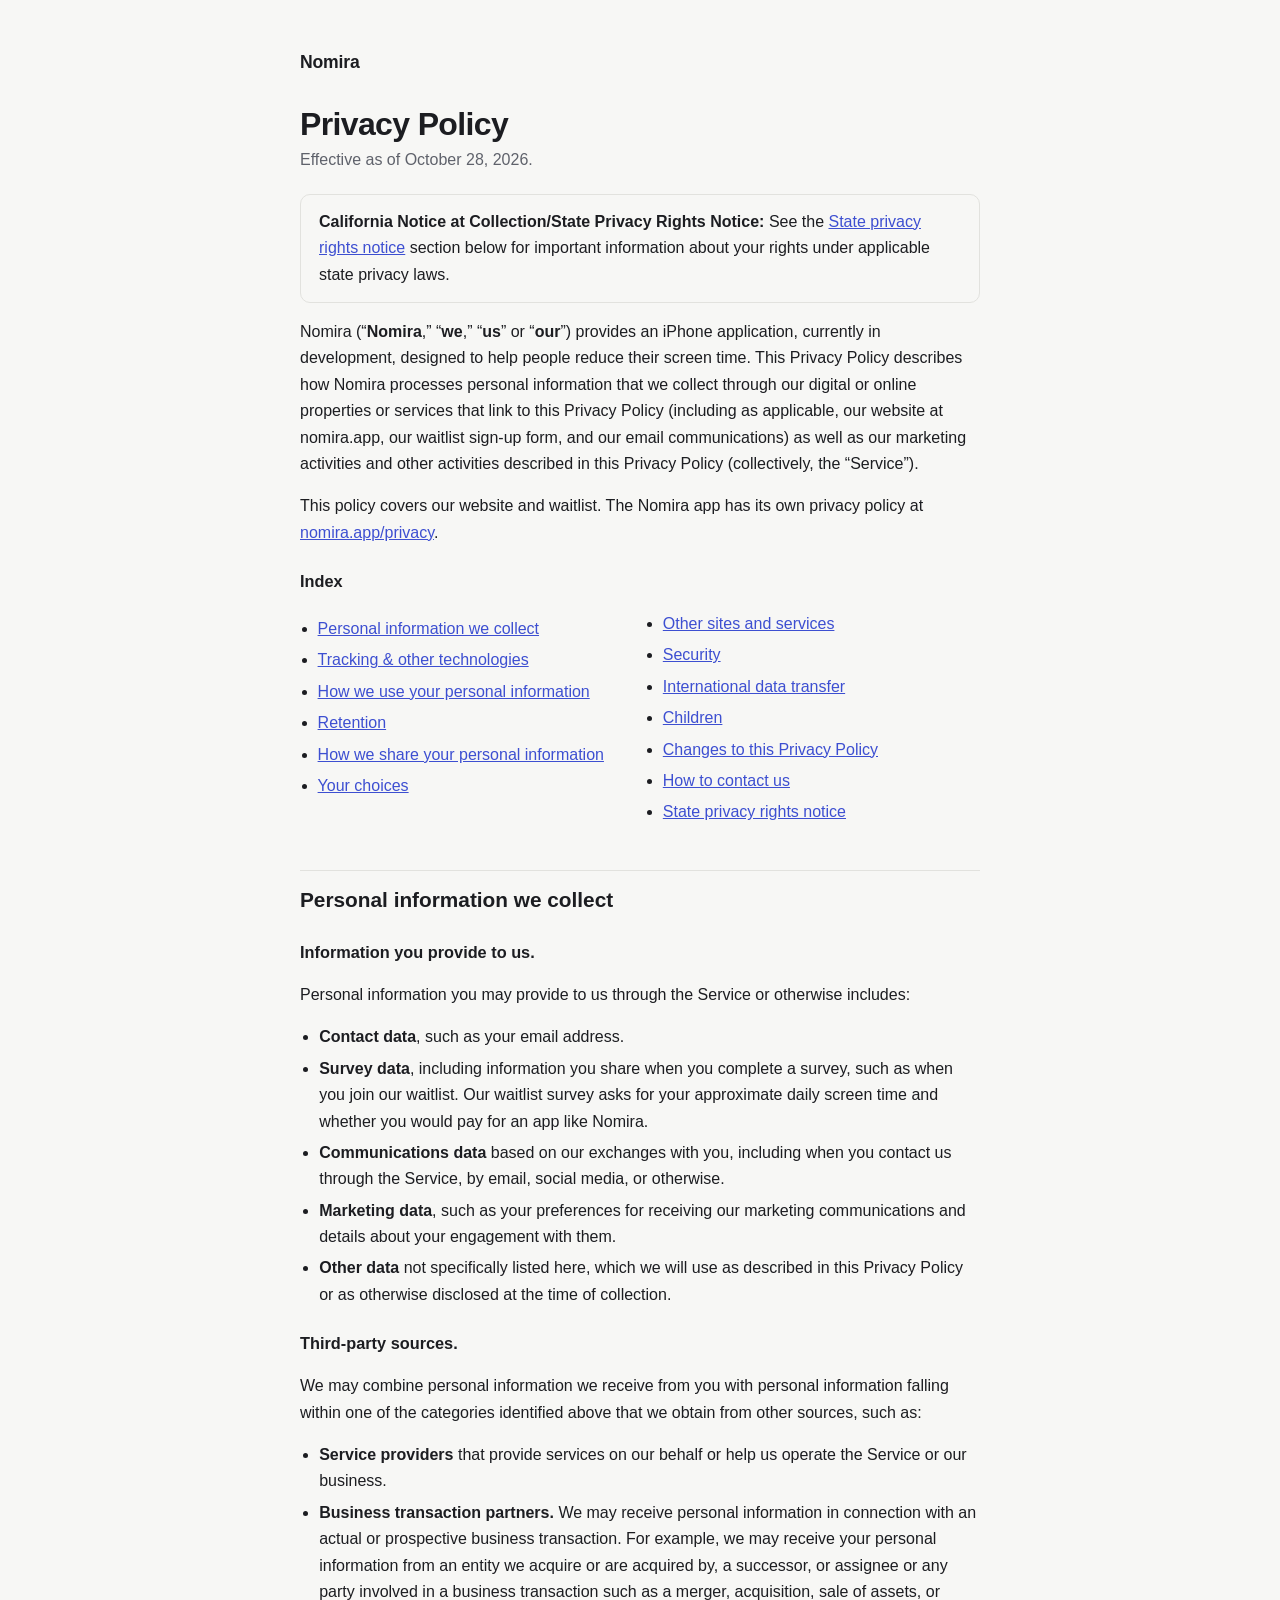
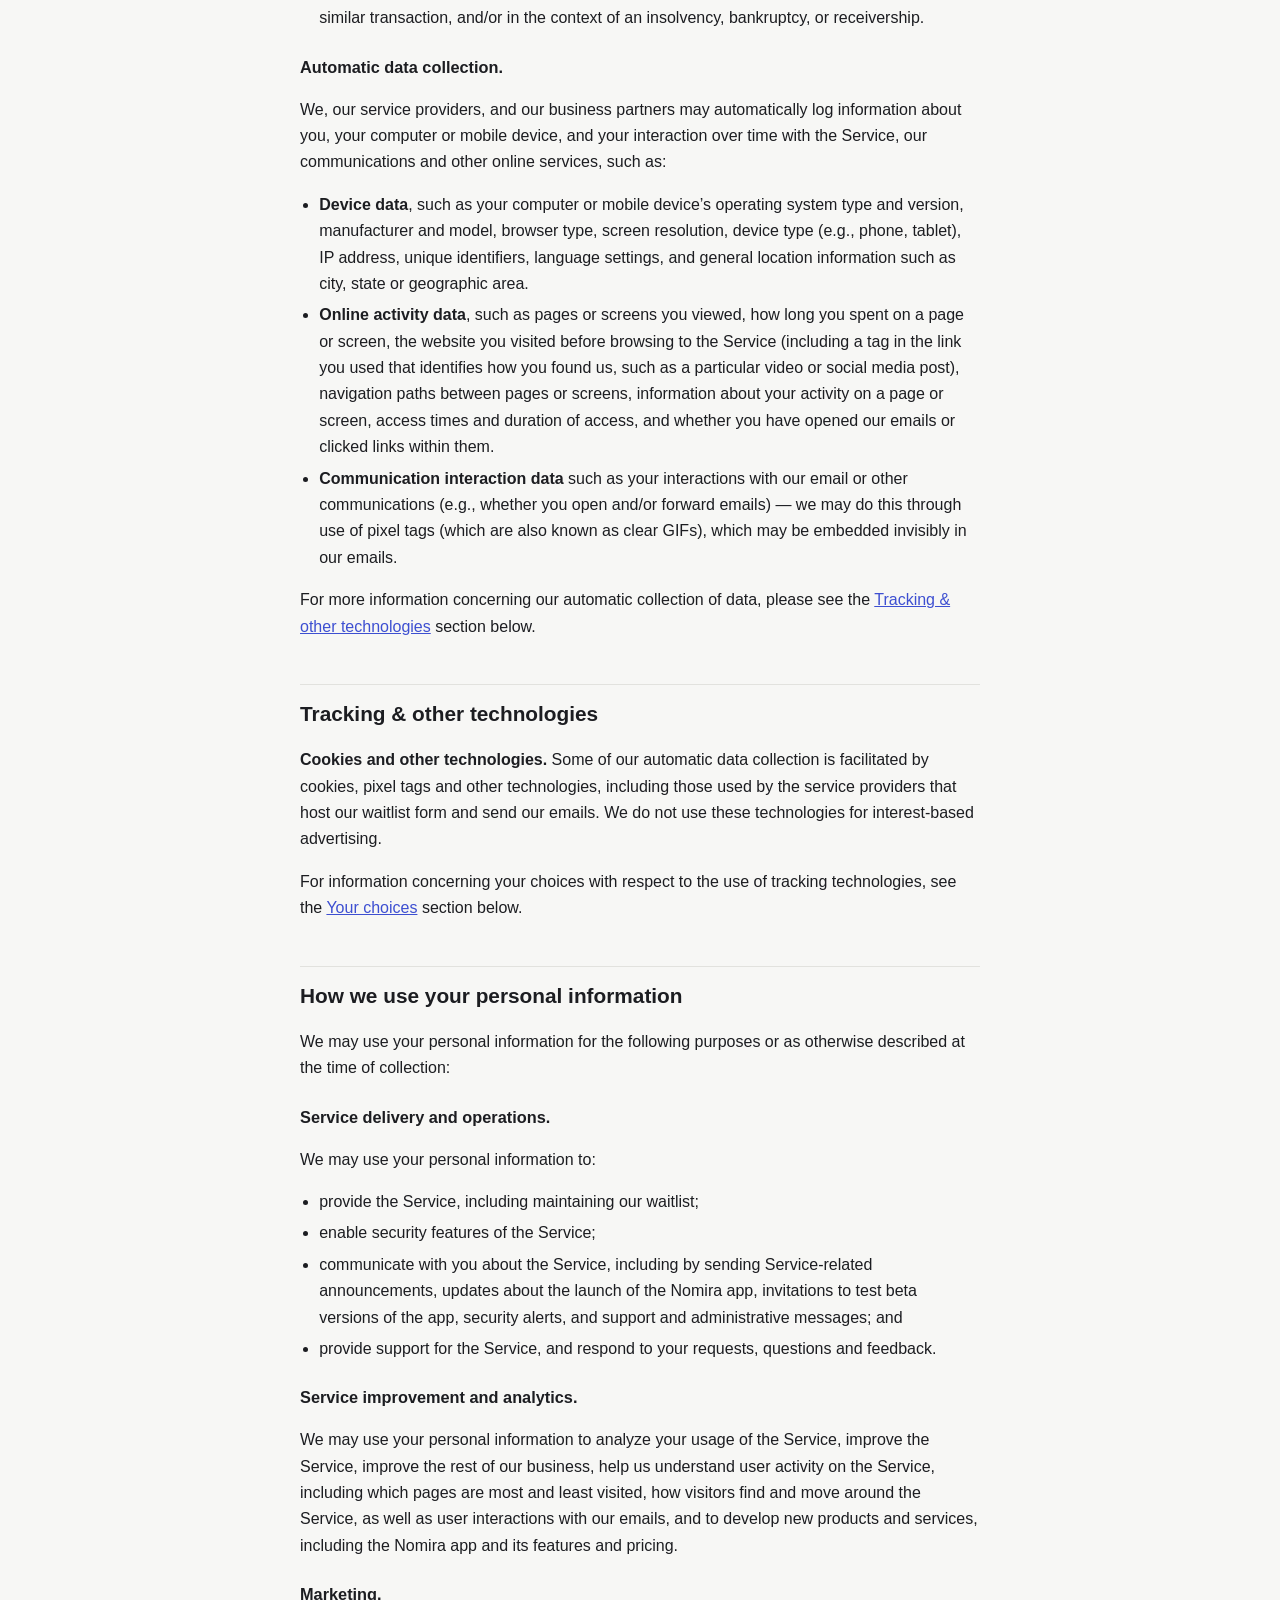
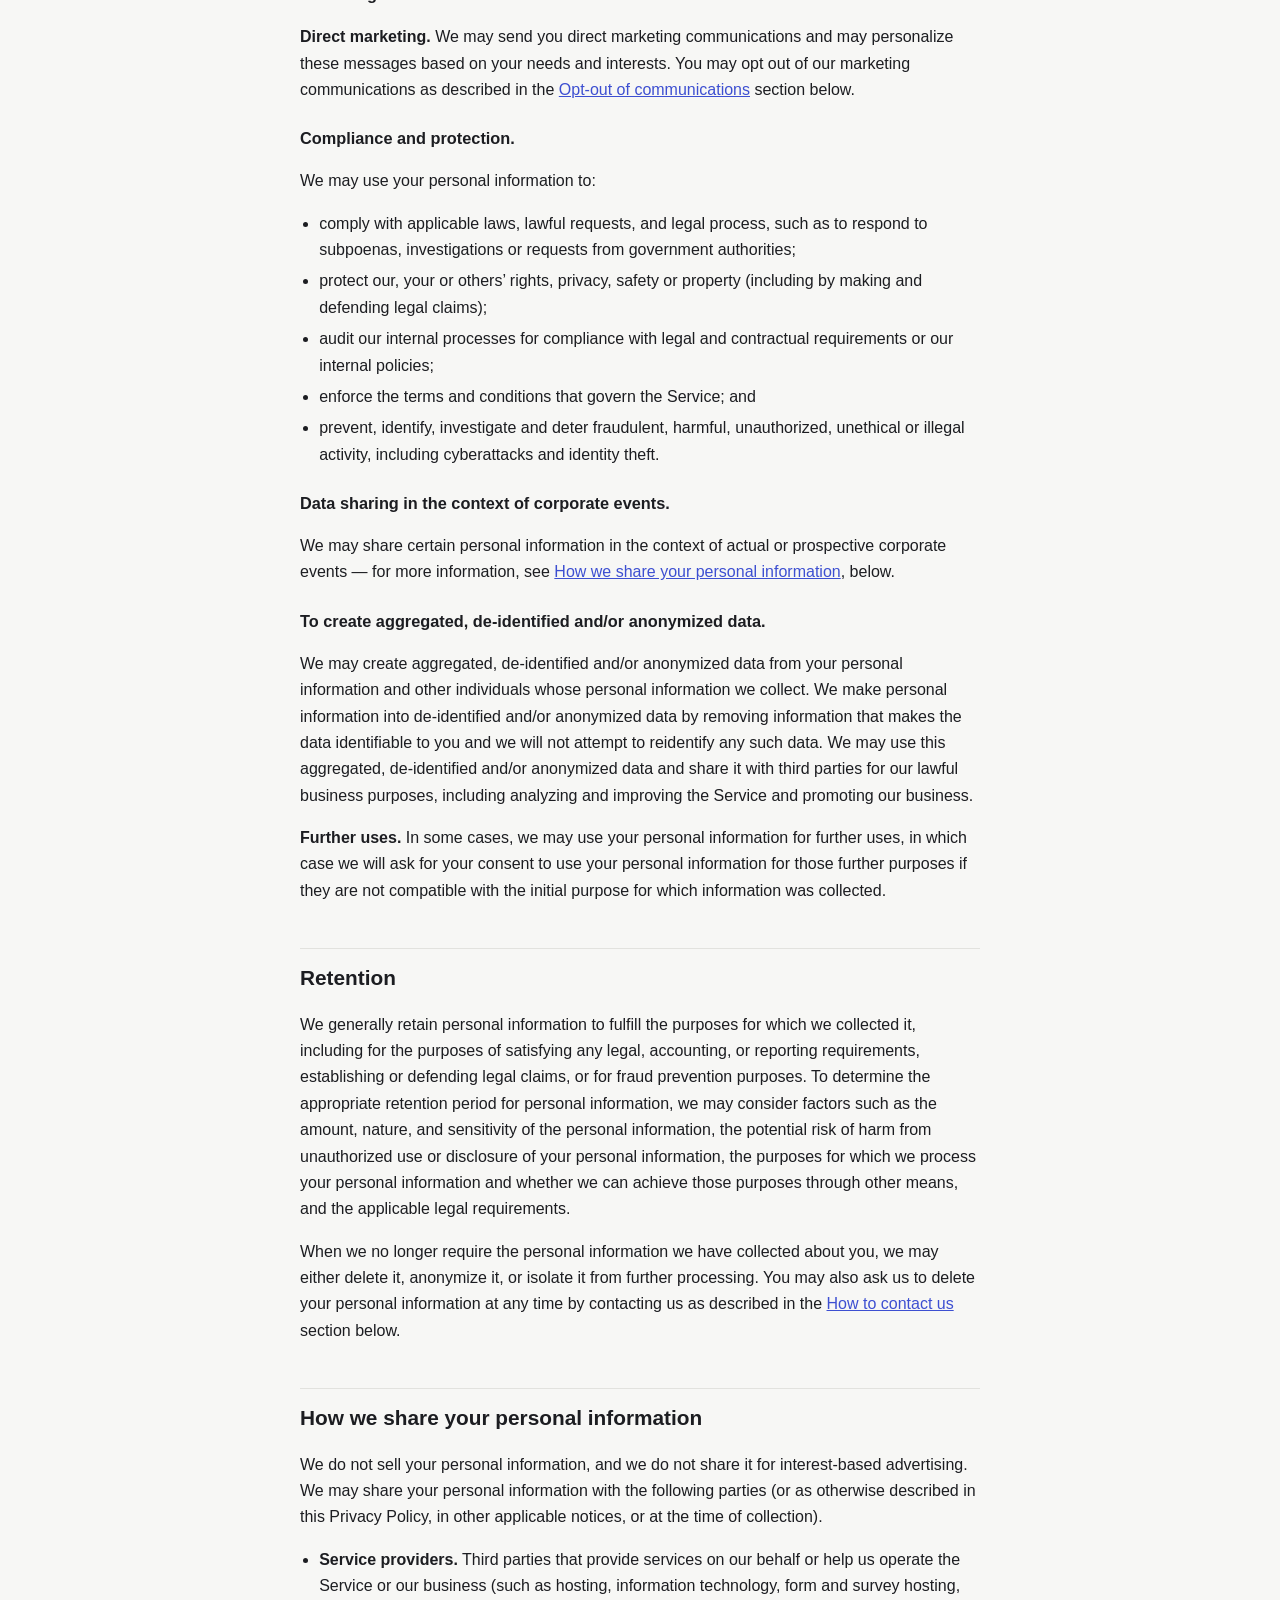
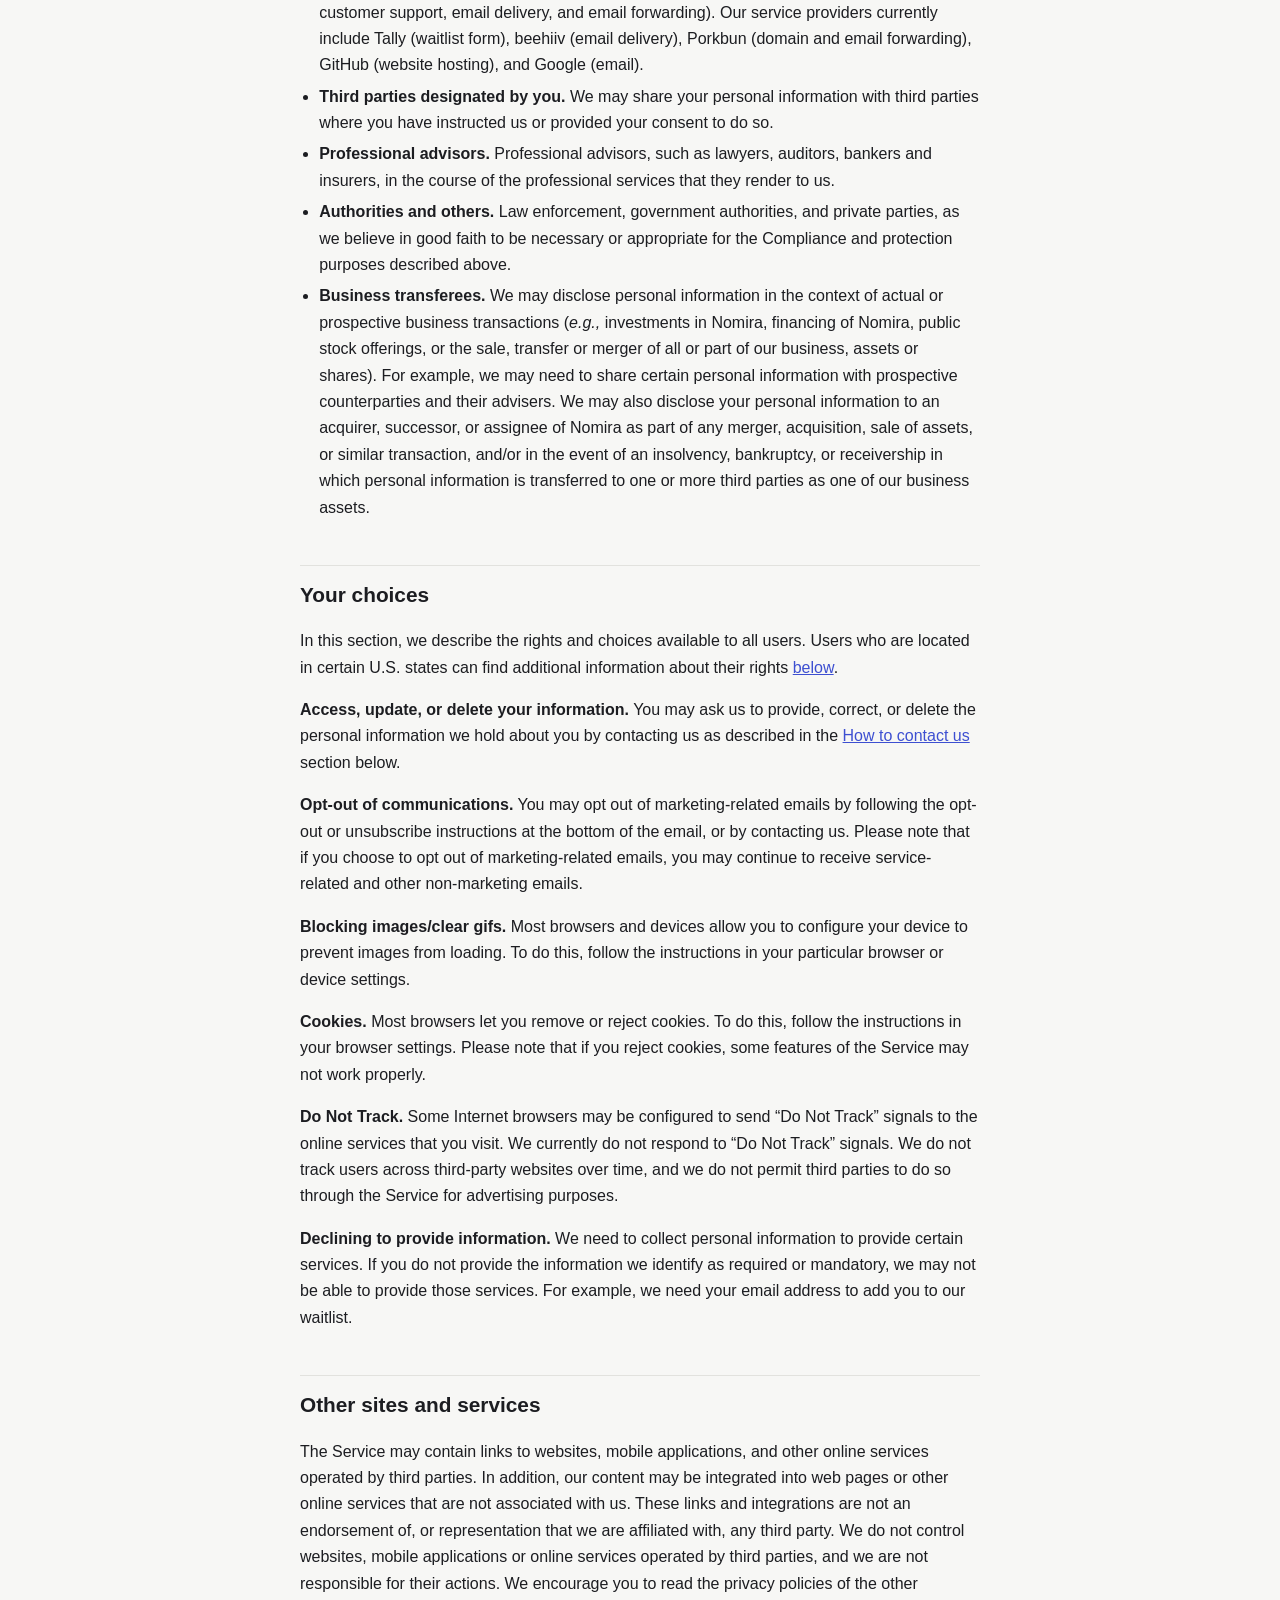
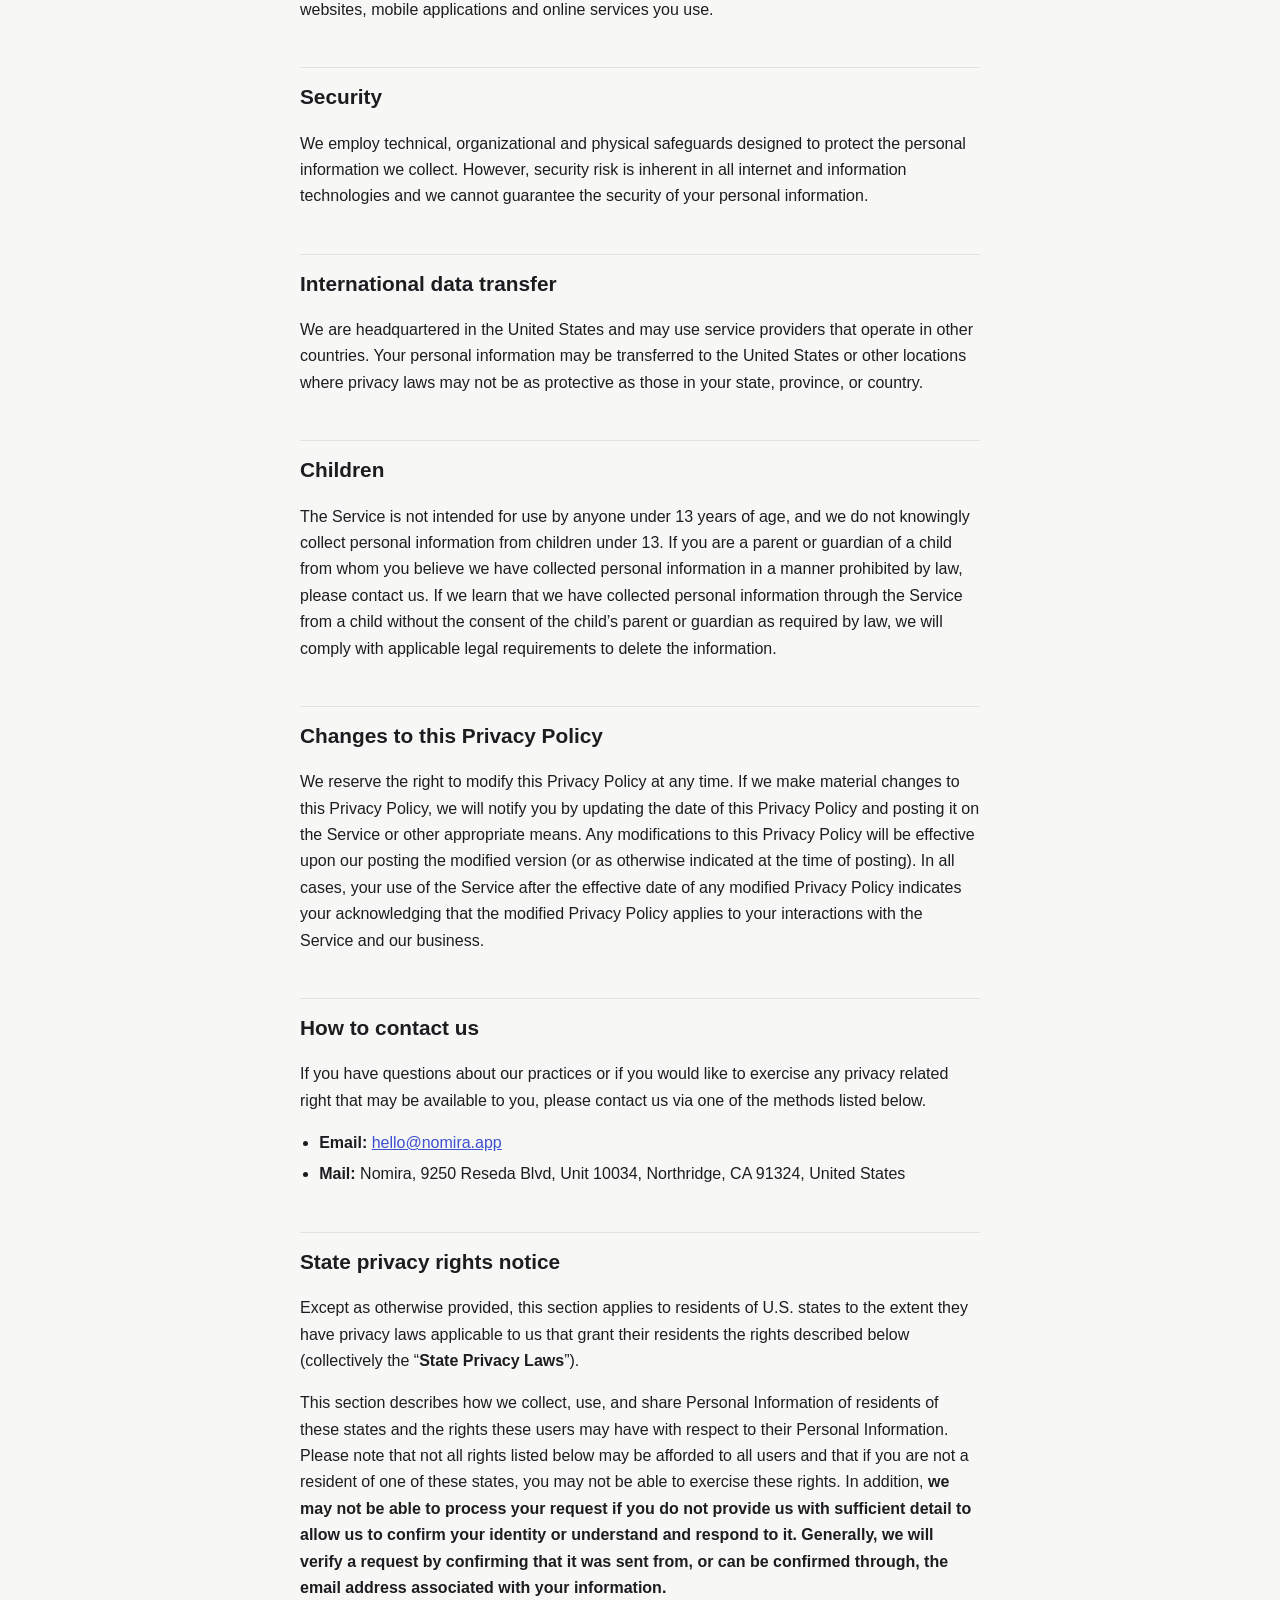
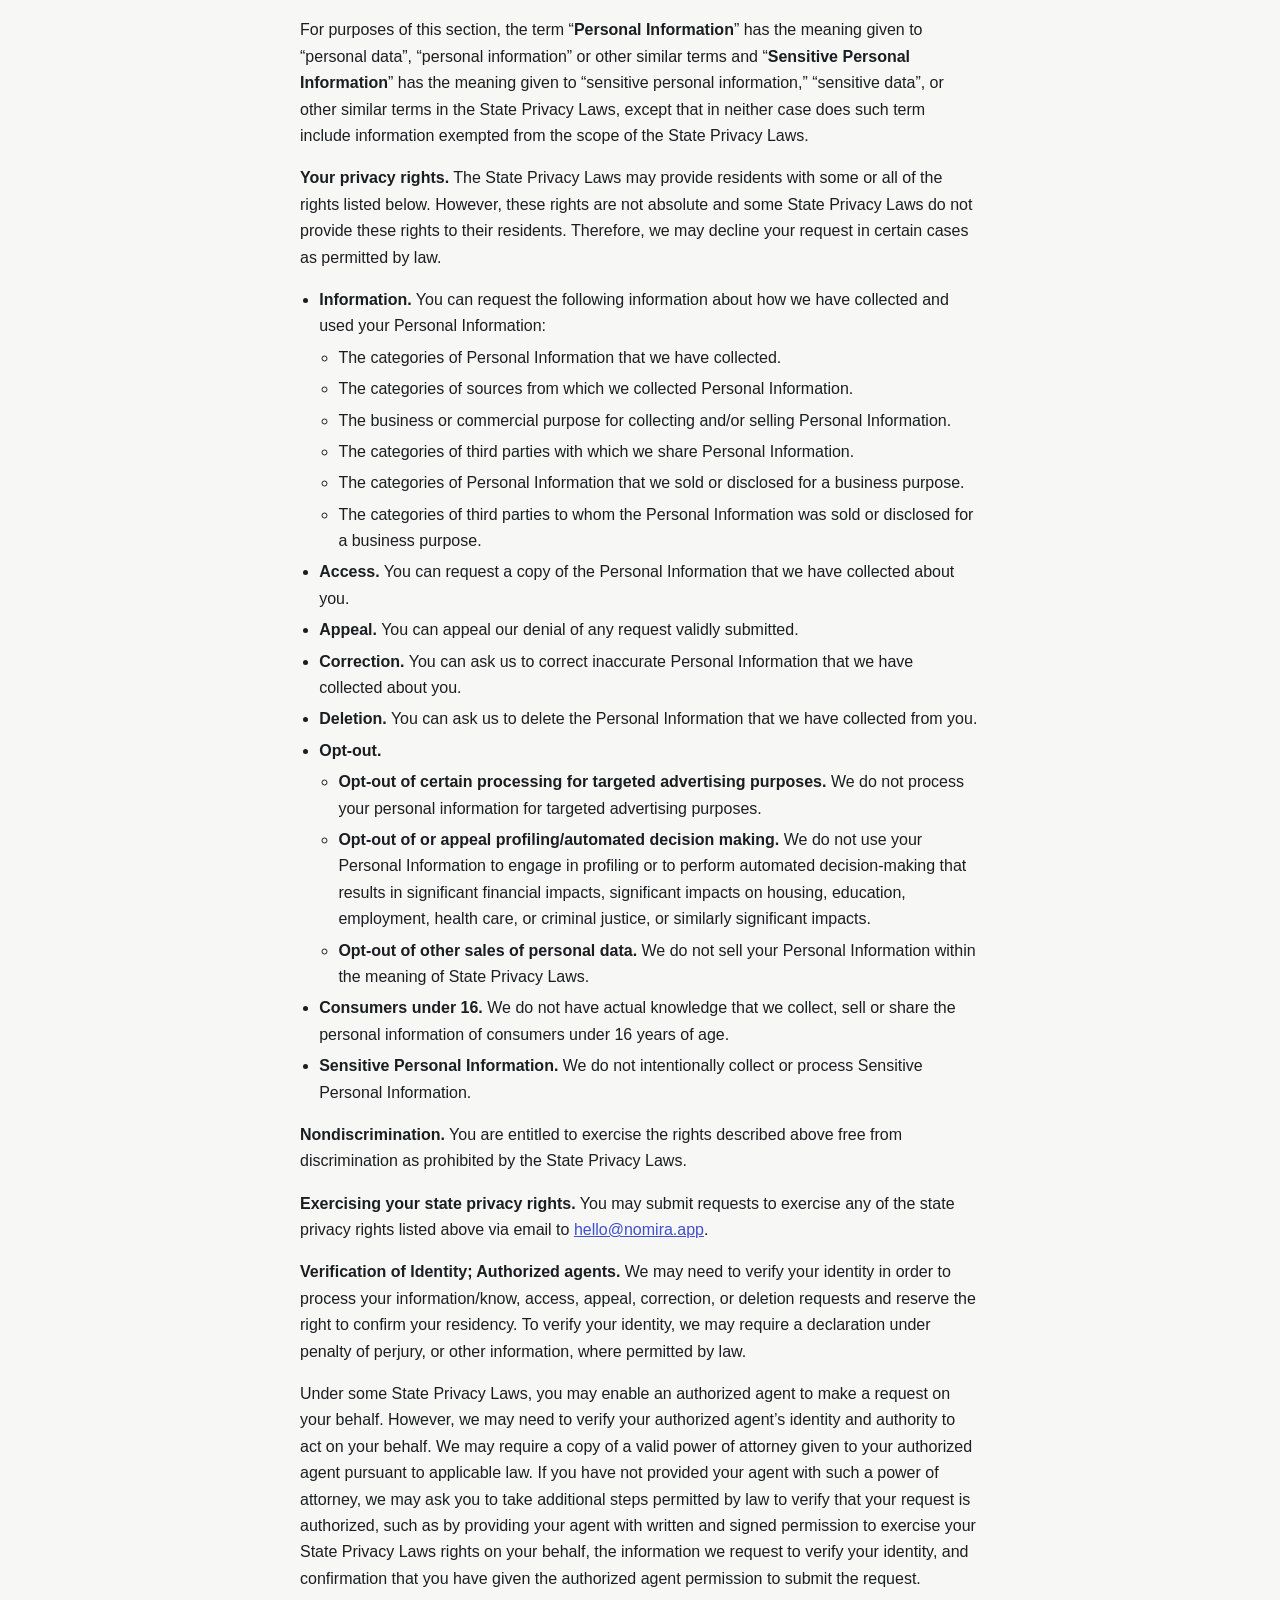
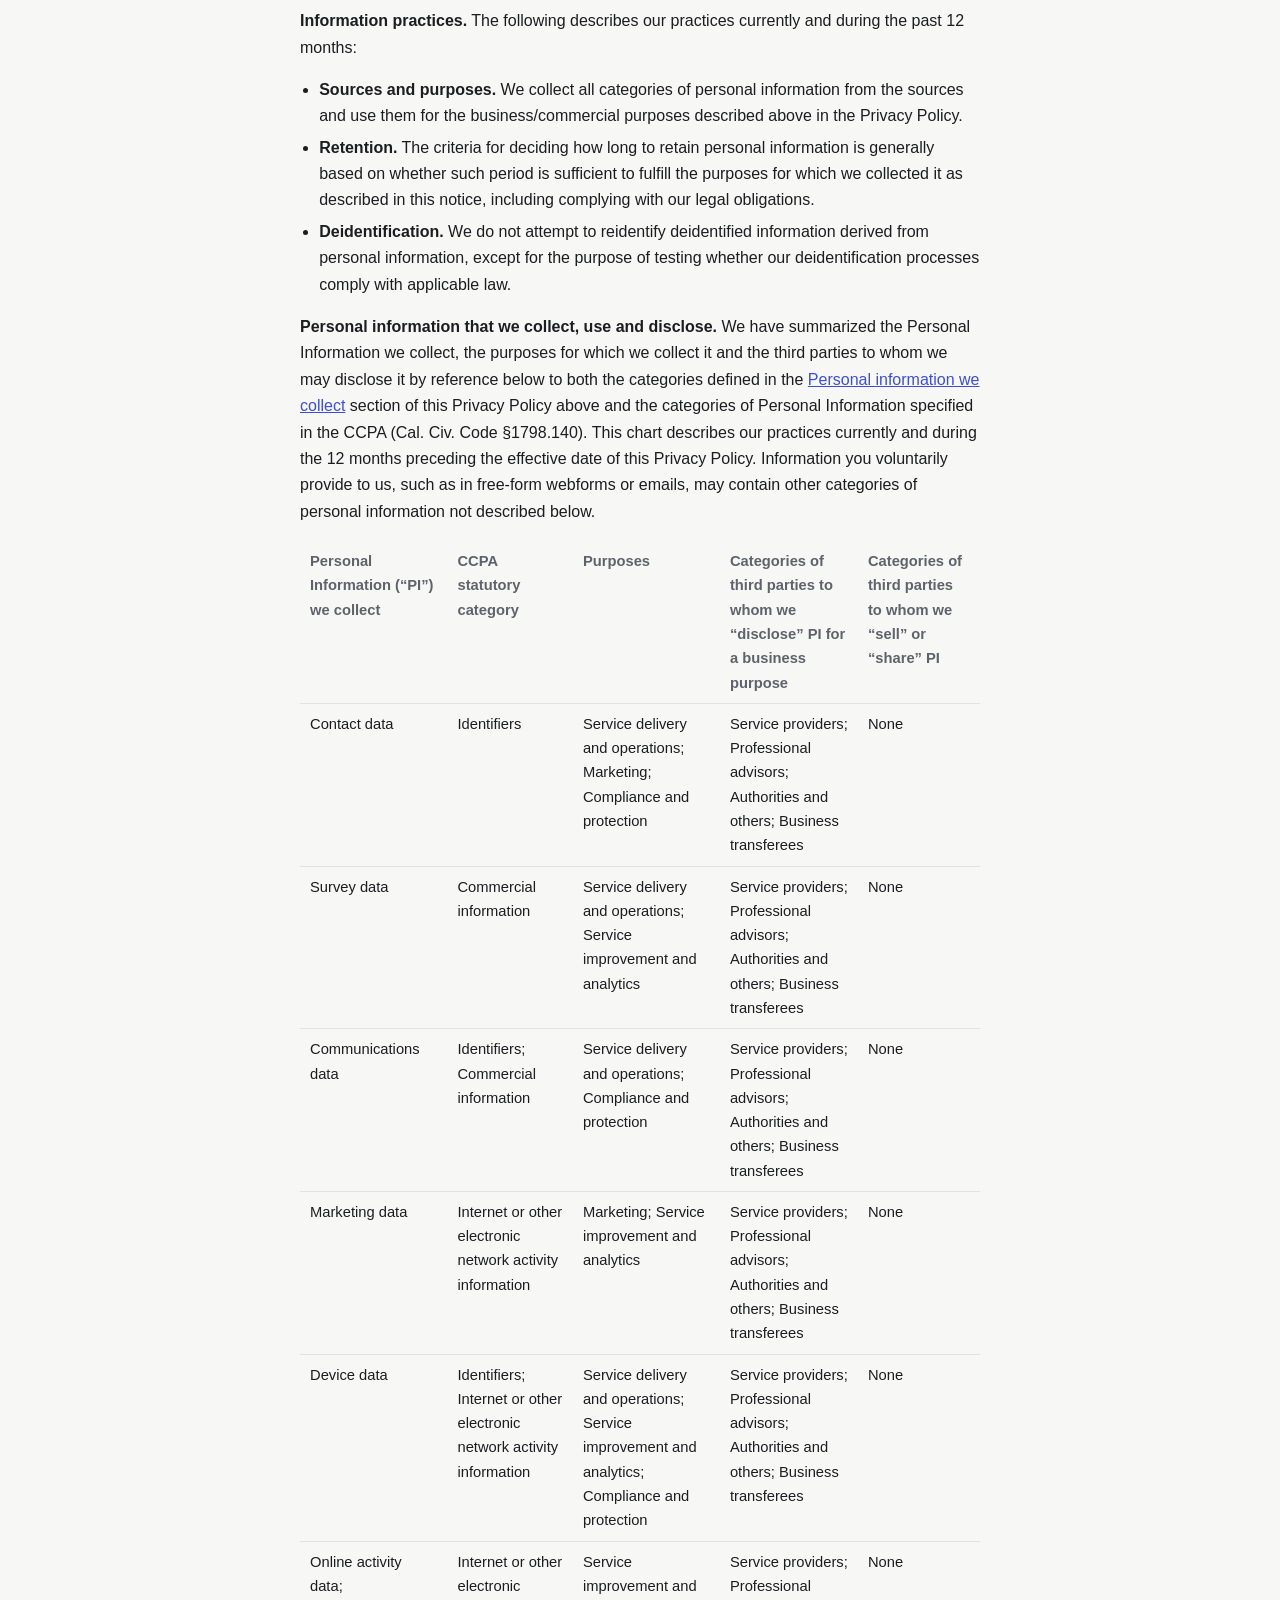
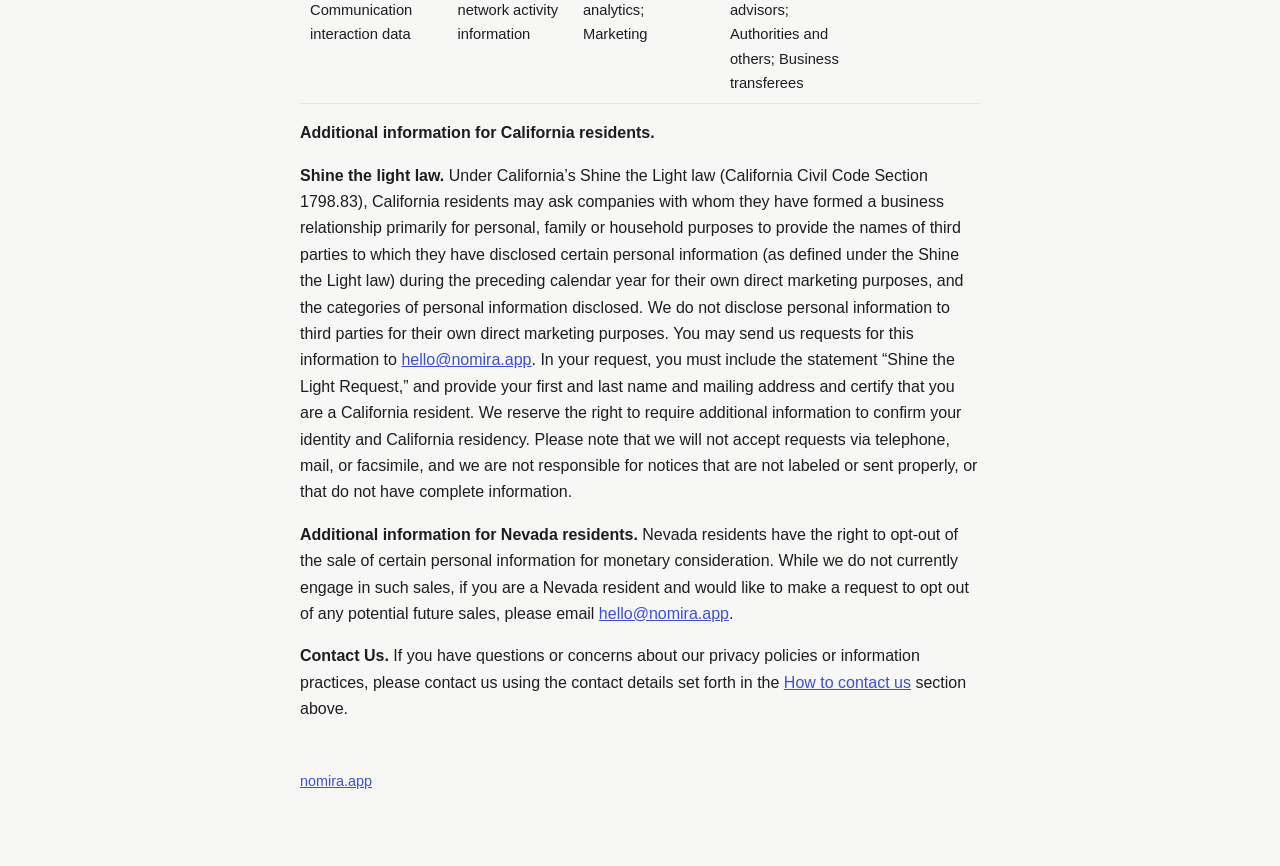
<file: privacy/waitlist/index.html>
<!doctype html>
<html lang="en">
<head>
<meta charset="utf-8">
<meta name="viewport" content="width=device-width, initial-scale=1">
<title>Privacy Policy · Nomira</title>
<meta name="description" content="How Nomira collects, uses, and shares personal information.">
<style>
:root{--bg:#f7f7f5;--fg:#1c1d21;--muted:#5f626b;--line:#e2e2de;--accent:#3d4fd1}
@media (prefers-color-scheme:dark){:root{--bg:#121316;--fg:#e8e8ea;--muted:#a0a3ab;--line:#2a2c31;--accent:#8e9bff;color-scheme:dark}}
*{box-sizing:border-box}
body{margin:0;background:var(--bg);color:var(--fg);font:16px/1.65 -apple-system,BlinkMacSystemFont,"Segoe UI",Roboto,Helvetica,Arial,sans-serif}
main{max-width:720px;margin:0 auto;padding:48px max(20px,env(safe-area-inset-left)) 72px}
a{color:var(--accent)}
.brand{font-weight:700;letter-spacing:-.01em;text-decoration:none;color:var(--fg);font-size:1.1rem}
h1{font-size:2rem;line-height:1.2;margin:28px 0 4px;letter-spacing:-.02em}
.date{color:var(--muted);margin:0 0 20px}
h2{font-size:1.3rem;margin:44px 0 10px;padding-top:12px;border-top:1px solid var(--line)}
h3{font-size:1.02rem;margin:22px 0 6px}
ul{padding-left:1.2em}
li{margin:5px 0}
.notice{border:1px solid var(--line);border-radius:10px;padding:14px 18px}
.notice p{margin:0}
.index ul{columns:2;column-gap:28px;padding-left:1.1em}
@media (max-width:520px){.index ul{columns:1}}
.tw{overflow-x:auto;margin:12px 0}
table{width:100%;border-collapse:collapse;font-size:.92rem;min-width:620px}
th,td{text-align:left;padding:8px 10px;border-bottom:1px solid var(--line);vertical-align:top}
th{color:var(--muted);font-weight:600}
address{font-style:normal}
footer{margin-top:48px;color:var(--muted);font-size:.9rem}
</style>
</head>
<body>
<main>
<a class="brand" href="/">Nomira</a>
<h1>Privacy Policy</h1>
<p class="date">Effective as of October 28, 2026.</p>

<div class="notice"><p><strong>California Notice at Collection/State Privacy Rights Notice:</strong> See the <a href="#state-privacy-rights">State privacy rights notice</a> section below for important information about your rights under applicable state privacy laws.</p></div>

<p>Nomira (&ldquo;<strong>Nomira</strong>,&rdquo; &ldquo;<strong>we</strong>,&rdquo; &ldquo;<strong>us</strong>&rdquo; or &ldquo;<strong>our</strong>&rdquo;) provides an iPhone application, currently in development, designed to help people reduce their screen time. This Privacy Policy describes how Nomira processes personal information that we collect through our digital or online properties or services that link to this Privacy Policy (including as applicable, our website at nomira.app, our waitlist sign-up form, and our email communications) as well as our marketing activities and other activities described in this Privacy Policy (collectively, the &ldquo;Service&rdquo;).</p>
<p>This policy covers our website and waitlist. The Nomira app has its own privacy policy at <a href="https://nomira.app/privacy/">nomira.app/privacy</a>.</p>

<nav class="index">
<h3>Index</h3>
<ul>
<li><a href="#collect">Personal information we collect</a></li>
<li><a href="#tracking">Tracking &amp; other technologies</a></li>
<li><a href="#use">How we use your personal information</a></li>
<li><a href="#retention">Retention</a></li>
<li><a href="#share">How we share your personal information</a></li>
<li><a href="#choices">Your choices</a></li>
<li><a href="#other-sites">Other sites and services</a></li>
<li><a href="#security">Security</a></li>
<li><a href="#transfer">International data transfer</a></li>
<li><a href="#children">Children</a></li>
<li><a href="#changes">Changes to this Privacy Policy</a></li>
<li><a href="#contact">How to contact us</a></li>
<li><a href="#state-privacy-rights">State privacy rights notice</a></li>
</ul>
</nav>

<h2 id="collect">Personal information we collect</h2>
<h3>Information you provide to us.</h3>
<p>Personal information you may provide to us through the Service or otherwise includes:</p>
<ul>
<li><strong>Contact data</strong>, such as your email address.</li>
<li><strong>Survey data</strong>, including information you share when you complete a survey, such as when you join our waitlist. Our waitlist survey asks for your approximate daily screen time and whether you would pay for an app like Nomira.</li>
<li><strong>Communications data</strong> based on our exchanges with you, including when you contact us through the Service, by email, social media, or otherwise.</li>
<li><strong>Marketing data</strong>, such as your preferences for receiving our marketing communications and details about your engagement with them.</li>
<li><strong>Other data</strong> not specifically listed here, which we will use as described in this Privacy Policy or as otherwise disclosed at the time of collection.</li>
</ul>

<h3>Third-party sources.</h3>
<p>We may combine personal information we receive from you with personal information falling within one of the categories identified above that we obtain from other sources, such as:</p>
<ul>
<li><strong>Service providers</strong> that provide services on our behalf or help us operate the Service or our business.</li>
<li><strong>Business transaction partners.</strong> We may receive personal information in connection with an actual or prospective business transaction. For example, we may receive your personal information from an entity we acquire or are acquired by, a successor, or assignee or any party involved in a business transaction such as a merger, acquisition, sale of assets, or similar transaction, and/or in the context of an insolvency, bankruptcy, or receivership.</li>
</ul>

<h3>Automatic data collection.</h3>
<p>We, our service providers, and our business partners may automatically log information about you, your computer or mobile device, and your interaction over time with the Service, our communications and other online services, such as:</p>
<ul>
<li><strong>Device data</strong>, such as your computer or mobile device&rsquo;s operating system type and version, manufacturer and model, browser type, screen resolution, device type (e.g., phone, tablet), IP address, unique identifiers, language settings, and general location information such as city, state or geographic area.</li>
<li><strong>Online activity data</strong>, such as pages or screens you viewed, how long you spent on a page or screen, the website you visited before browsing to the Service (including a tag in the link you used that identifies how you found us, such as a particular video or social media post), navigation paths between pages or screens, information about your activity on a page or screen, access times and duration of access, and whether you have opened our emails or clicked links within them.</li>
<li><strong>Communication interaction data</strong> such as your interactions with our email or other communications (e.g., whether you open and/or forward emails) &mdash; we may do this through use of pixel tags (which are also known as clear GIFs), which may be embedded invisibly in our emails.</li>
</ul>
<p>For more information concerning our automatic collection of data, please see the <a href="#tracking">Tracking &amp; other technologies</a> section below.</p>

<h2 id="tracking">Tracking &amp; other technologies</h2>
<p><strong>Cookies and other technologies.</strong> Some of our automatic data collection is facilitated by cookies, pixel tags and other technologies, including those used by the service providers that host our waitlist form and send our emails. We do not use these technologies for interest-based advertising.</p>
<p>For information concerning your choices with respect to the use of tracking technologies, see the <a href="#choices">Your choices</a> section below.</p>

<h2 id="use">How we use your personal information</h2>
<p>We may use your personal information for the following purposes or as otherwise described at the time of collection:</p>

<h3>Service delivery and operations.</h3>
<p>We may use your personal information to:</p>
<ul>
<li>provide the Service, including maintaining our waitlist;</li>
<li>enable security features of the Service;</li>
<li>communicate with you about the Service, including by sending Service-related announcements, updates about the launch of the Nomira app, invitations to test beta versions of the app, security alerts, and support and administrative messages; and</li>
<li>provide support for the Service, and respond to your requests, questions and feedback.</li>
</ul>

<h3>Service improvement and analytics.</h3>
<p>We may use your personal information to analyze your usage of the Service, improve the Service, improve the rest of our business, help us understand user activity on the Service, including which pages are most and least visited, how visitors find and move around the Service, as well as user interactions with our emails, and to develop new products and services, including the Nomira app and its features and pricing.</p>

<h3>Marketing.</h3>
<p><strong>Direct marketing.</strong> We may send you direct marketing communications and may personalize these messages based on your needs and interests. You may opt out of our marketing communications as described in the <a href="#opt-out">Opt-out of communications</a> section below.</p>

<h3>Compliance and protection.</h3>
<p>We may use your personal information to:</p>
<ul>
<li>comply with applicable laws, lawful requests, and legal process, such as to respond to subpoenas, investigations or requests from government authorities;</li>
<li>protect our, your or others&rsquo; rights, privacy, safety or property (including by making and defending legal claims);</li>
<li>audit our internal processes for compliance with legal and contractual requirements or our internal policies;</li>
<li>enforce the terms and conditions that govern the Service; and</li>
<li>prevent, identify, investigate and deter fraudulent, harmful, unauthorized, unethical or illegal activity, including cyberattacks and identity theft.</li>
</ul>

<h3>Data sharing in the context of corporate events.</h3>
<p>We may share certain personal information in the context of actual or prospective corporate events &mdash; for more information, see <a href="#share">How we share your personal information</a>, below.</p>

<h3>To create aggregated, de-identified and/or anonymized data.</h3>
<p>We may create aggregated, de-identified and/or anonymized data from your personal information and other individuals whose personal information we collect. We make personal information into de-identified and/or anonymized data by removing information that makes the data identifiable to you and we will not attempt to reidentify any such data. We may use this aggregated, de-identified and/or anonymized data and share it with third parties for our lawful business purposes, including analyzing and improving the Service and promoting our business.</p>

<p><strong>Further uses.</strong> In some cases, we may use your personal information for further uses, in which case we will ask for your consent to use your personal information for those further purposes if they are not compatible with the initial purpose for which information was collected.</p>

<h2 id="retention">Retention</h2>
<p>We generally retain personal information to fulfill the purposes for which we collected it, including for the purposes of satisfying any legal, accounting, or reporting requirements, establishing or defending legal claims, or for fraud prevention purposes. To determine the appropriate retention period for personal information, we may consider factors such as the amount, nature, and sensitivity of the personal information, the potential risk of harm from unauthorized use or disclosure of your personal information, the purposes for which we process your personal information and whether we can achieve those purposes through other means, and the applicable legal requirements.</p>
<p>When we no longer require the personal information we have collected about you, we may either delete it, anonymize it, or isolate it from further processing. You may also ask us to delete your personal information at any time by contacting us as described in the <a href="#contact">How to contact us</a> section below.</p>

<h2 id="share">How we share your personal information</h2>
<p>We do not sell your personal information, and we do not share it for interest-based advertising. We may share your personal information with the following parties (or as otherwise described in this Privacy Policy, in other applicable notices, or at the time of collection).</p>
<ul>
<li><strong>Service providers.</strong> Third parties that provide services on our behalf or help us operate the Service or our business (such as hosting, information technology, form and survey hosting, customer support, email delivery, and email forwarding). Our service providers currently include Tally (waitlist form), beehiiv (email delivery), Porkbun (domain and email forwarding), GitHub (website hosting), and Google (email).</li>
<li><strong>Third parties designated by you.</strong> We may share your personal information with third parties where you have instructed us or provided your consent to do so.</li>
<li><strong>Professional advisors.</strong> Professional advisors, such as lawyers, auditors, bankers and insurers, in the course of the professional services that they render to us.</li>
<li><strong>Authorities and others.</strong> Law enforcement, government authorities, and private parties, as we believe in good faith to be necessary or appropriate for the Compliance and protection purposes described above.</li>
<li><strong>Business transferees.</strong> We may disclose personal information in the context of actual or prospective business transactions (<em>e.g.,</em> investments in Nomira, financing of Nomira, public stock offerings, or the sale, transfer or merger of all or part of our business, assets or shares). For example, we may need to share certain personal information with prospective counterparties and their advisers. We may also disclose your personal information to an acquirer, successor, or assignee of Nomira as part of any merger, acquisition, sale of assets, or similar transaction, and/or in the event of an insolvency, bankruptcy, or receivership in which personal information is transferred to one or more third parties as one of our business assets.</li>
</ul>

<h2 id="choices">Your choices</h2>
<p>In this section, we describe the rights and choices available to all users. Users who are located in certain U.S. states can find additional information about their rights <a href="#state-privacy-rights">below</a>.</p>
<p><strong>Access, update, or delete your information.</strong> You may ask us to provide, correct, or delete the personal information we hold about you by contacting us as described in the <a href="#contact">How to contact us</a> section below.</p>
<p id="opt-out"><strong>Opt-out of communications.</strong> You may opt out of marketing-related emails by following the opt-out or unsubscribe instructions at the bottom of the email, or by contacting us. Please note that if you choose to opt out of marketing-related emails, you may continue to receive service-related and other non-marketing emails.</p>
<p><strong>Blocking images/clear gifs.</strong> Most browsers and devices allow you to configure your device to prevent images from loading. To do this, follow the instructions in your particular browser or device settings.</p>
<p><strong>Cookies.</strong> Most browsers let you remove or reject cookies. To do this, follow the instructions in your browser settings. Please note that if you reject cookies, some features of the Service may not work properly.</p>
<p><strong>Do Not Track.</strong> Some Internet browsers may be configured to send &ldquo;Do Not Track&rdquo; signals to the online services that you visit. We currently do not respond to &ldquo;Do Not Track&rdquo; signals. We do not track users across third-party websites over time, and we do not permit third parties to do so through the Service for advertising purposes.</p>
<p><strong>Declining to provide information.</strong> We need to collect personal information to provide certain services. If you do not provide the information we identify as required or mandatory, we may not be able to provide those services. For example, we need your email address to add you to our waitlist.</p>

<h2 id="other-sites">Other sites and services</h2>
<p>The Service may contain links to websites, mobile applications, and other online services operated by third parties. In addition, our content may be integrated into web pages or other online services that are not associated with us. These links and integrations are not an endorsement of, or representation that we are affiliated with, any third party. We do not control websites, mobile applications or online services operated by third parties, and we are not responsible for their actions. We encourage you to read the privacy policies of the other websites, mobile applications and online services you use.</p>

<h2 id="security">Security</h2>
<p>We employ technical, organizational and physical safeguards designed to protect the personal information we collect. However, security risk is inherent in all internet and information technologies and we cannot guarantee the security of your personal information.</p>

<h2 id="transfer">International data transfer</h2>
<p>We are headquartered in the United States and may use service providers that operate in other countries. Your personal information may be transferred to the United States or other locations where privacy laws may not be as protective as those in your state, province, or country.</p>

<h2 id="children">Children</h2>
<p>The Service is not intended for use by anyone under 13 years of age, and we do not knowingly collect personal information from children under 13. If you are a parent or guardian of a child from whom you believe we have collected personal information in a manner prohibited by law, please contact us. If we learn that we have collected personal information through the Service from a child without the consent of the child&rsquo;s parent or guardian as required by law, we will comply with applicable legal requirements to delete the information.</p>

<h2 id="changes">Changes to this Privacy Policy</h2>
<p>We reserve the right to modify this Privacy Policy at any time. If we make material changes to this Privacy Policy, we will notify you by updating the date of this Privacy Policy and posting it on the Service or other appropriate means. Any modifications to this Privacy Policy will be effective upon our posting the modified version (or as otherwise indicated at the time of posting). In all cases, your use of the Service after the effective date of any modified Privacy Policy indicates your acknowledging that the modified Privacy Policy applies to your interactions with the Service and our business.</p>

<h2 id="contact">How to contact us</h2>
<p>If you have questions about our practices or if you would like to exercise any privacy related right that may be available to you, please contact us via one of the methods listed below.</p>
<ul>
<li><strong>Email:</strong> <a href="mailto:hello@nomira.app">hello@nomira.app</a></li>
<li><strong>Mail:</strong> <address style="display:inline">Nomira, 9250 Reseda Blvd, Unit 10034, Northridge, CA 91324, United States</address></li>
</ul>

<h2 id="state-privacy-rights">State privacy rights notice</h2>
<p>Except as otherwise provided, this section applies to residents of U.S. states to the extent they have privacy laws applicable to us that grant their residents the rights described below (collectively the &ldquo;<strong>State Privacy Laws</strong>&rdquo;).</p>
<p>This section describes how we collect, use, and share Personal Information of residents of these states and the rights these users may have with respect to their Personal Information. Please note that not all rights listed below may be afforded to all users and that if you are not a resident of one of these states, you may not be able to exercise these rights. In addition, <strong>we may not be able to process your request if you do not provide us with sufficient detail to allow us to confirm your identity or understand and respond to it. Generally, we will verify a request by confirming that it was sent from, or can be confirmed through, the email address associated with your information.</strong></p>
<p>For purposes of this section, the term &ldquo;<strong>Personal Information</strong>&rdquo; has the meaning given to &ldquo;personal data&rdquo;, &ldquo;personal information&rdquo; or other similar terms and &ldquo;<strong>Sensitive Personal Information</strong>&rdquo; has the meaning given to &ldquo;sensitive personal information,&rdquo; &ldquo;sensitive data&rdquo;, or other similar terms in the State Privacy Laws, except that in neither case does such term include information exempted from the scope of the State Privacy Laws.</p>

<p><strong>Your privacy rights.</strong> The State Privacy Laws may provide residents with some or all of the rights listed below. However, these rights are not absolute and some State Privacy Laws do not provide these rights to their residents. Therefore, we may decline your request in certain cases as permitted by law.</p>
<ul>
<li><strong>Information.</strong> You can request the following information about how we have collected and used your Personal Information:
  <ul>
  <li>The categories of Personal Information that we have collected.</li>
  <li>The categories of sources from which we collected Personal Information.</li>
  <li>The business or commercial purpose for collecting and/or selling Personal Information.</li>
  <li>The categories of third parties with which we share Personal Information.</li>
  <li>The categories of Personal Information that we sold or disclosed for a business purpose.</li>
  <li>The categories of third parties to whom the Personal Information was sold or disclosed for a business purpose.</li>
  </ul></li>
<li><strong>Access.</strong> You can request a copy of the Personal Information that we have collected about you.</li>
<li><strong>Appeal.</strong> You can appeal our denial of any request validly submitted.</li>
<li><strong>Correction.</strong> You can ask us to correct inaccurate Personal Information that we have collected about you.</li>
<li><strong>Deletion.</strong> You can ask us to delete the Personal Information that we have collected from you.</li>
<li><strong>Opt-out.</strong>
  <ul>
  <li><strong>Opt-out of certain processing for targeted advertising purposes.</strong> We do not process your personal information for targeted advertising purposes.</li>
  <li><strong>Opt-out of or appeal profiling/automated decision making.</strong> We do not use your Personal Information to engage in profiling or to perform automated decision-making that results in significant financial impacts, significant impacts on housing, education, employment, health care, or criminal justice, or similarly significant impacts.</li>
  <li><strong>Opt-out of other sales of personal data.</strong> We do not sell your Personal Information within the meaning of State Privacy Laws.</li>
  </ul></li>
<li><strong>Consumers under 16.</strong> We do not have actual knowledge that we collect, sell or share the personal information of consumers under 16 years of age.</li>
<li><strong>Sensitive Personal Information.</strong> We do not intentionally collect or process Sensitive Personal Information.</li>
</ul>
<p><strong>Nondiscrimination.</strong> You are entitled to exercise the rights described above free from discrimination as prohibited by the State Privacy Laws.</p>
<p><strong>Exercising your state privacy rights.</strong> You may submit requests to exercise any of the state privacy rights listed above via email to <a href="mailto:hello@nomira.app">hello@nomira.app</a>.</p>
<p><strong>Verification of Identity; Authorized agents.</strong> We may need to verify your identity in order to process your information/know, access, appeal, correction, or deletion requests and reserve the right to confirm your residency. To verify your identity, we may require a declaration under penalty of perjury, or other information, where permitted by law.</p>
<p>Under some State Privacy Laws, you may enable an authorized agent to make a request on your behalf. However, we may need to verify your authorized agent&rsquo;s identity and authority to act on your behalf. We may require a copy of a valid power of attorney given to your authorized agent pursuant to applicable law. If you have not provided your agent with such a power of attorney, we may ask you to take additional steps permitted by law to verify that your request is authorized, such as by providing your agent with written and signed permission to exercise your State Privacy Laws rights on your behalf, the information we request to verify your identity, and confirmation that you have given the authorized agent permission to submit the request.</p>

<p><strong>Information practices.</strong> The following describes our practices currently and during the past 12 months:</p>
<ul>
<li><strong>Sources and purposes.</strong> We collect all categories of personal information from the sources and use them for the business/commercial purposes described above in the Privacy Policy.</li>
<li><strong>Retention.</strong> The criteria for deciding how long to retain personal information is generally based on whether such period is sufficient to fulfill the purposes for which we collected it as described in this notice, including complying with our legal obligations.</li>
<li><strong>Deidentification.</strong> We do not attempt to reidentify deidentified information derived from personal information, except for the purpose of testing whether our deidentification processes comply with applicable law.</li>
</ul>

<p><strong>Personal information that we collect, use and disclose.</strong> We have summarized the Personal Information we collect, the purposes for which we collect it and the third parties to whom we may disclose it by reference below to both the categories defined in the <a href="#collect">Personal information we collect</a> section of this Privacy Policy above and the categories of Personal Information specified in the CCPA (Cal. Civ. Code §1798.140). This chart describes our practices currently and during the 12 months preceding the effective date of this Privacy Policy. Information you voluntarily provide to us, such as in free-form webforms or emails, may contain other categories of personal information not described below.</p>
<div class="tw"><table>
<tr><th>Personal Information (&ldquo;PI&rdquo;) we collect</th><th>CCPA statutory category</th><th>Purposes</th><th>Categories of third parties to whom we &ldquo;disclose&rdquo; PI for a business purpose</th><th>Categories of third parties to whom we &ldquo;sell&rdquo; or &ldquo;share&rdquo; PI</th></tr>
<tr><td>Contact data</td><td>Identifiers</td><td>Service delivery and operations; Marketing; Compliance and protection</td><td>Service providers; Professional advisors; Authorities and others; Business transferees</td><td>None</td></tr>
<tr><td>Survey data</td><td>Commercial information</td><td>Service delivery and operations; Service improvement and analytics</td><td>Service providers; Professional advisors; Authorities and others; Business transferees</td><td>None</td></tr>
<tr><td>Communications data</td><td>Identifiers; Commercial information</td><td>Service delivery and operations; Compliance and protection</td><td>Service providers; Professional advisors; Authorities and others; Business transferees</td><td>None</td></tr>
<tr><td>Marketing data</td><td>Internet or other electronic network activity information</td><td>Marketing; Service improvement and analytics</td><td>Service providers; Professional advisors; Authorities and others; Business transferees</td><td>None</td></tr>
<tr><td>Device data</td><td>Identifiers; Internet or other electronic network activity information</td><td>Service delivery and operations; Service improvement and analytics; Compliance and protection</td><td>Service providers; Professional advisors; Authorities and others; Business transferees</td><td>None</td></tr>
<tr><td>Online activity data; Communication interaction data</td><td>Internet or other electronic network activity information</td><td>Service improvement and analytics; Marketing</td><td>Service providers; Professional advisors; Authorities and others; Business transferees</td><td>None</td></tr>
</table></div>

<p><strong>Additional information for California residents.</strong></p>
<p><strong>Shine the light law.</strong> Under California&rsquo;s Shine the Light law (California Civil Code Section 1798.83), California residents may ask companies with whom they have formed a business relationship primarily for personal, family or household purposes to provide the names of third parties to which they have disclosed certain personal information (as defined under the Shine the Light law) during the preceding calendar year for their own direct marketing purposes, and the categories of personal information disclosed. We do not disclose personal information to third parties for their own direct marketing purposes. You may send us requests for this information to <a href="mailto:hello@nomira.app">hello@nomira.app</a>. In your request, you must include the statement &ldquo;Shine the Light Request,&rdquo; and provide your first and last name and mailing address and certify that you are a California resident. We reserve the right to require additional information to confirm your identity and California residency. Please note that we will not accept requests via telephone, mail, or facsimile, and we are not responsible for notices that are not labeled or sent properly, or that do not have complete information.</p>
<p><strong>Additional information for Nevada residents.</strong> Nevada residents have the right to opt-out of the sale of certain personal information for monetary consideration. While we do not currently engage in such sales, if you are a Nevada resident and would like to make a request to opt out of any potential future sales, please email <a href="mailto:hello@nomira.app">hello@nomira.app</a>.</p>

<p><strong>Contact Us.</strong> If you have questions or concerns about our privacy policies or information practices, please contact us using the contact details set forth in the <a href="#contact">How to contact us</a> section above.</p>

<footer><a href="/">nomira.app</a></footer>
</main>
</body>
</html>
</file>
<file: style.css>
:root {
  --bg: #f7f7fa;
  --surface: #ffffff;
  --text: #14141f;
  --muted: #5b5b70;
  --line: #e4e4ec;
  --primary: #4b48d9;
  --accent: #ff6a4d;
}
@media (prefers-color-scheme: dark) {
  :root {
    --bg: #0e0e1a;
    --surface: #17172a;
    --text: #f2f2f7;
    --muted: #a3a3b8;
    --line: #2a2a42;
    --primary: #8e8bff;
  }
}
* {
  box-sizing: border-box;
}
body {
  margin: 0;
  background: var(--bg);
  color: var(--text);
  font:
    16px/1.6 "Inter",
    system-ui,
    -apple-system,
    sans-serif;
}
main {
  max-width: 720px;
  margin: 0 auto;
  padding: 48px 16px 80px;
}
header a {
  color: var(--text);
  text-decoration: none;
  font:
    700 20px "Bricolage Grotesque",
    system-ui,
    sans-serif;
}
h1,
h2 {
  font-family: "Bricolage Grotesque", system-ui, sans-serif;
  line-height: 1.2;
}
h1 {
  font-size: 36px;
  margin: 32px 0 8px;
}
h2 {
  font-size: 22px;
  margin: 40px 0 8px;
}
p,
li {
  color: var(--text);
}
.muted {
  color: var(--muted);
}
a {
  color: var(--primary);
}
table {
  width: 100%;
  border-collapse: collapse;
  margin: 16px 0;
  font-size: 15px;
}
th,
td {
  text-align: left;
  vertical-align: top;
  padding: 10px 8px;
  border-bottom: 1px solid var(--line);
}
th {
  color: var(--muted);
  font-weight: 600;
}
.card {
  background: var(--surface);
  border: 1px solid var(--line);
  border-left: 3px solid var(--accent);
  border-radius: 12px;
  padding: 16px 20px;
  margin: 24px 0;
}
.links {
  list-style: none;
  padding: 0;
}
.links li {
  margin: 12px 0;
  font-size: 18px;
}
@media (max-width: 560px) {
  table,
  thead,
  tbody,
  tr,
  th,
  td {
    display: block;
  }
  thead {
    display: none;
  }
  td {
    border: 0;
    padding: 2px 0;
  }
  tr {
    border-bottom: 1px solid var(--line);
    padding: 10px 0;
  }
}
</file>
